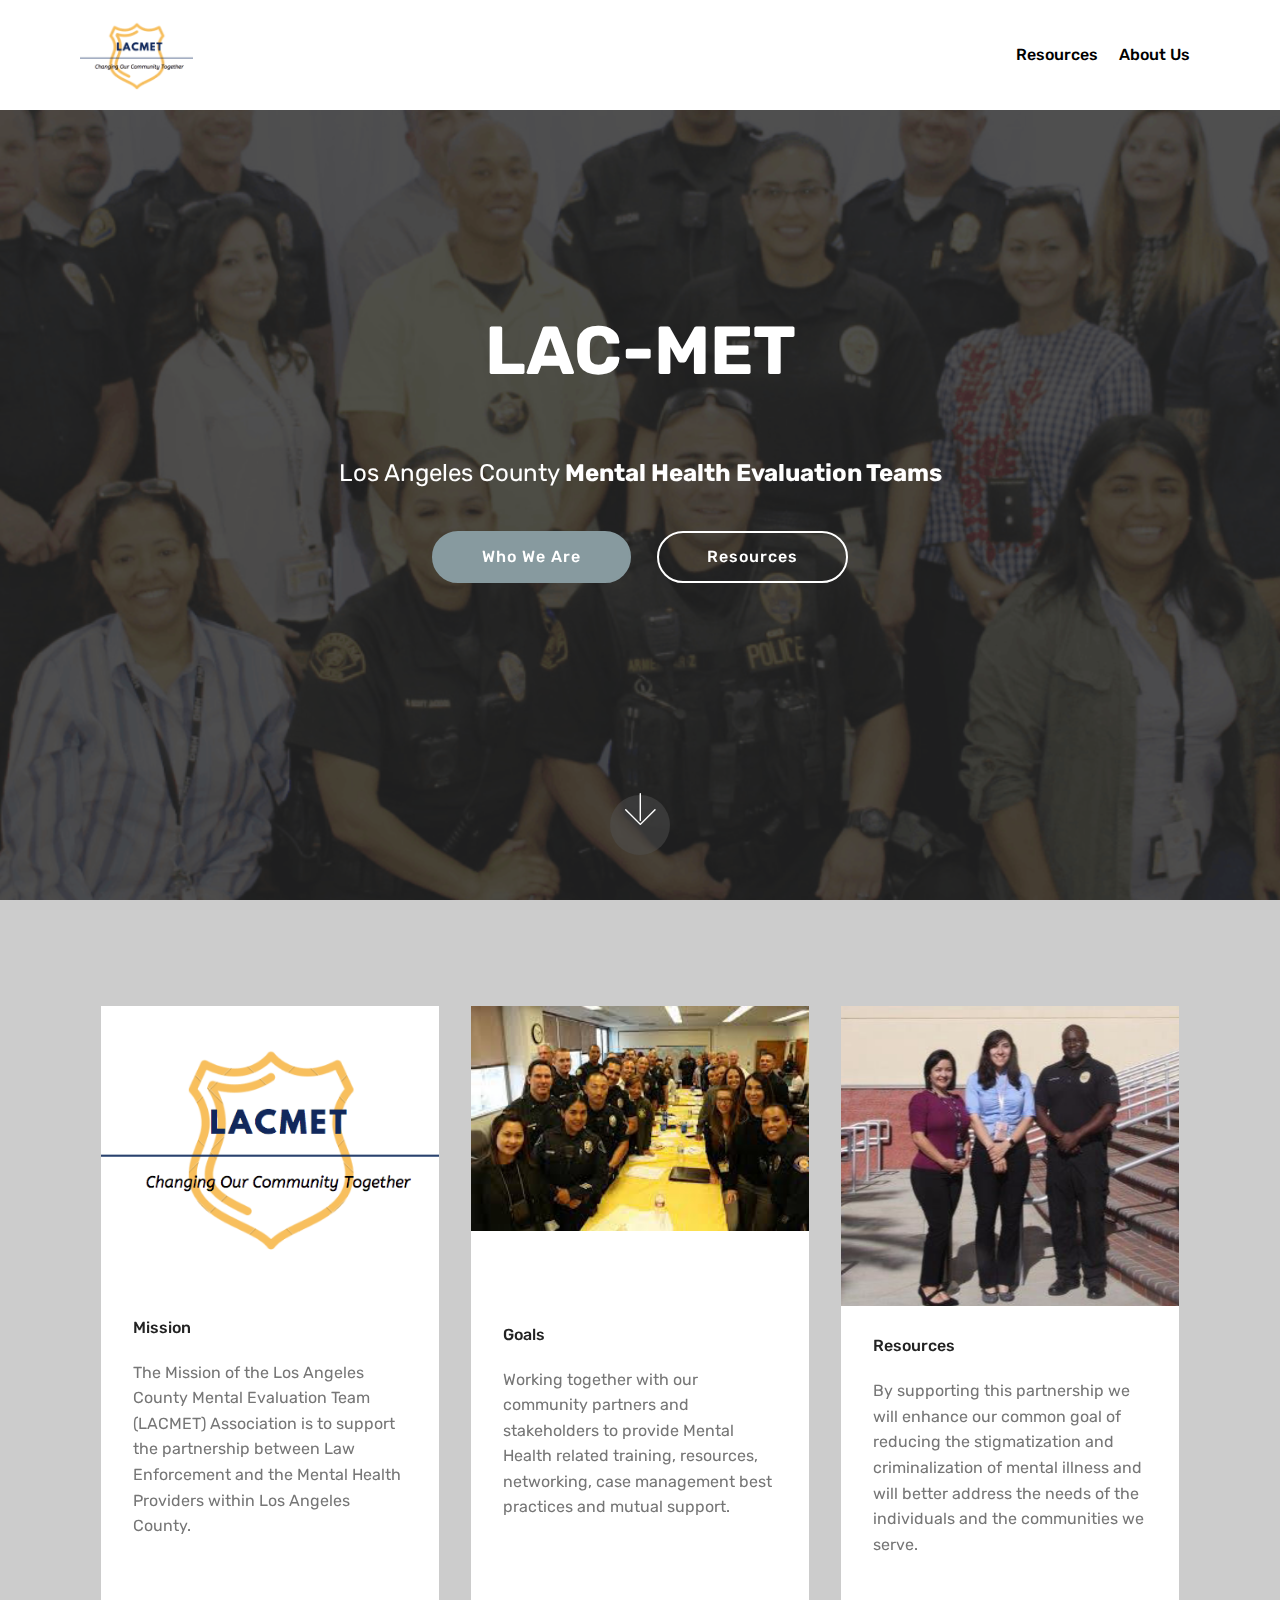
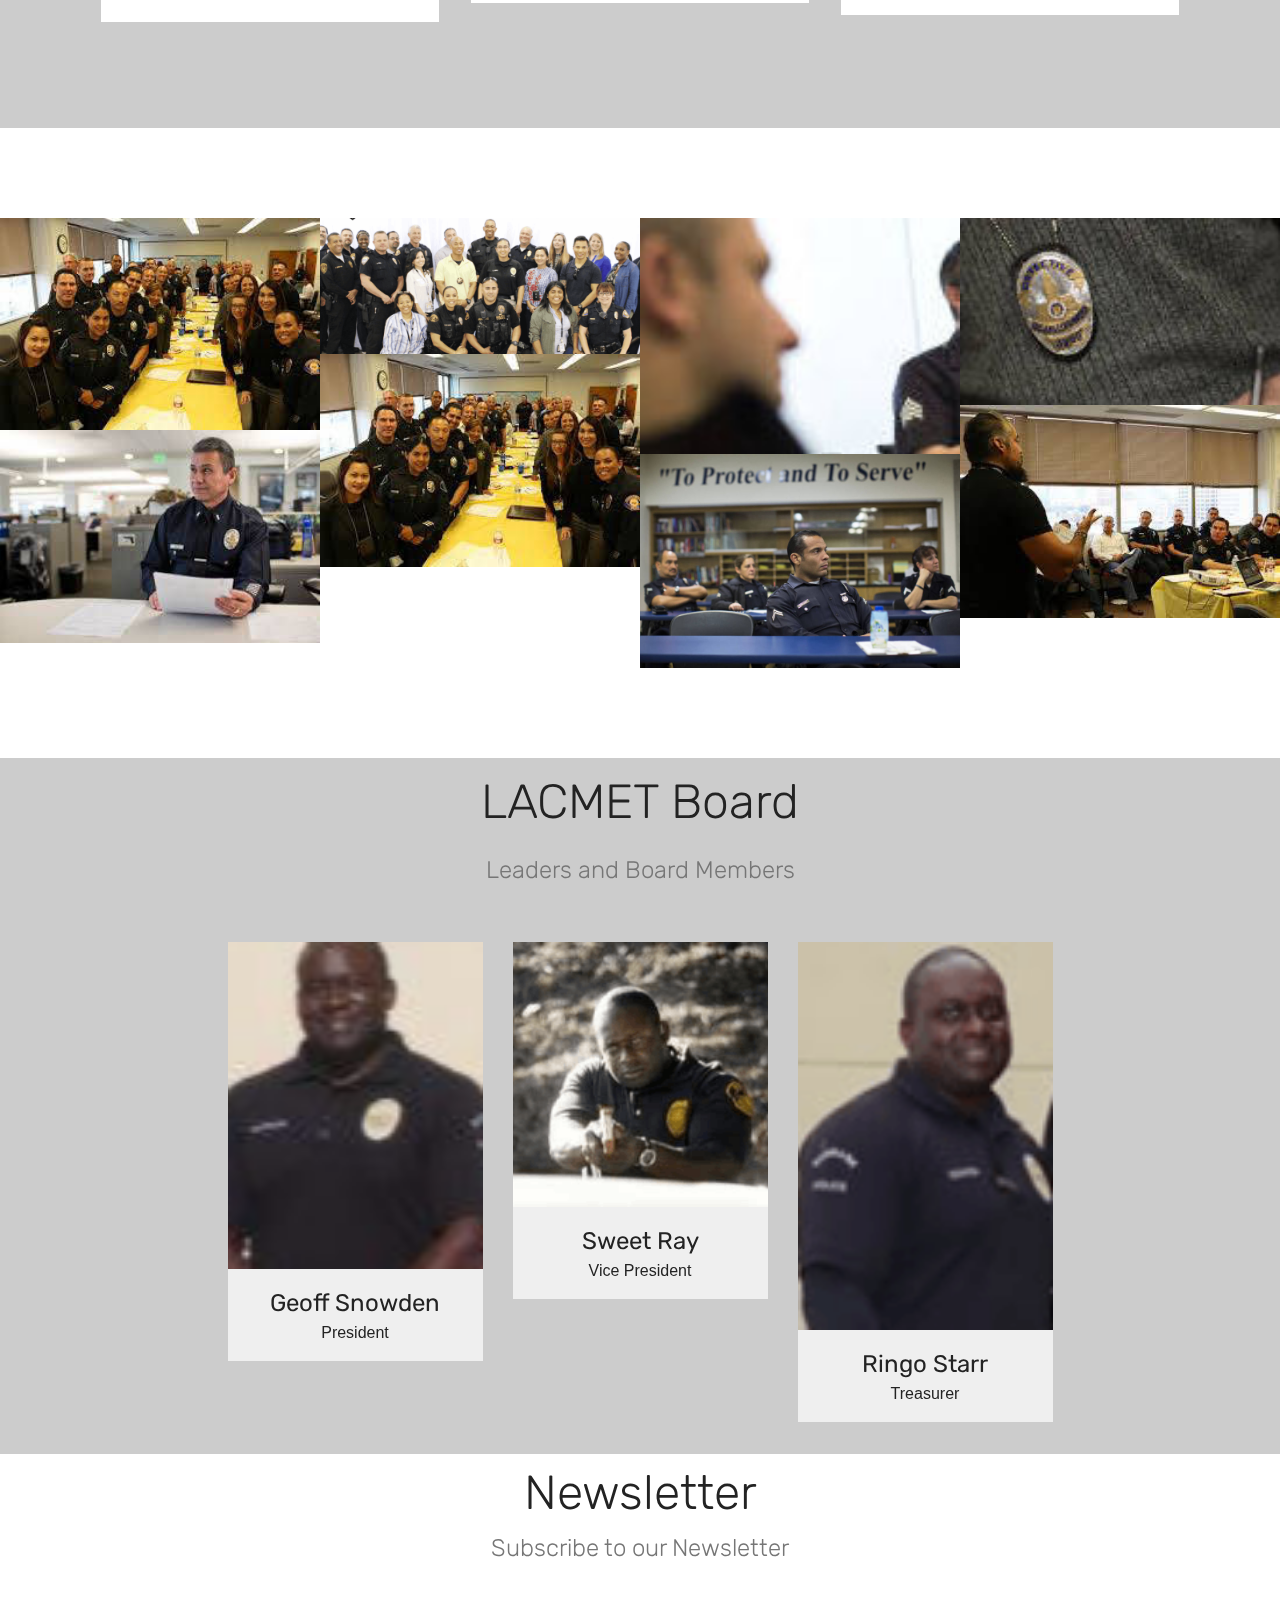
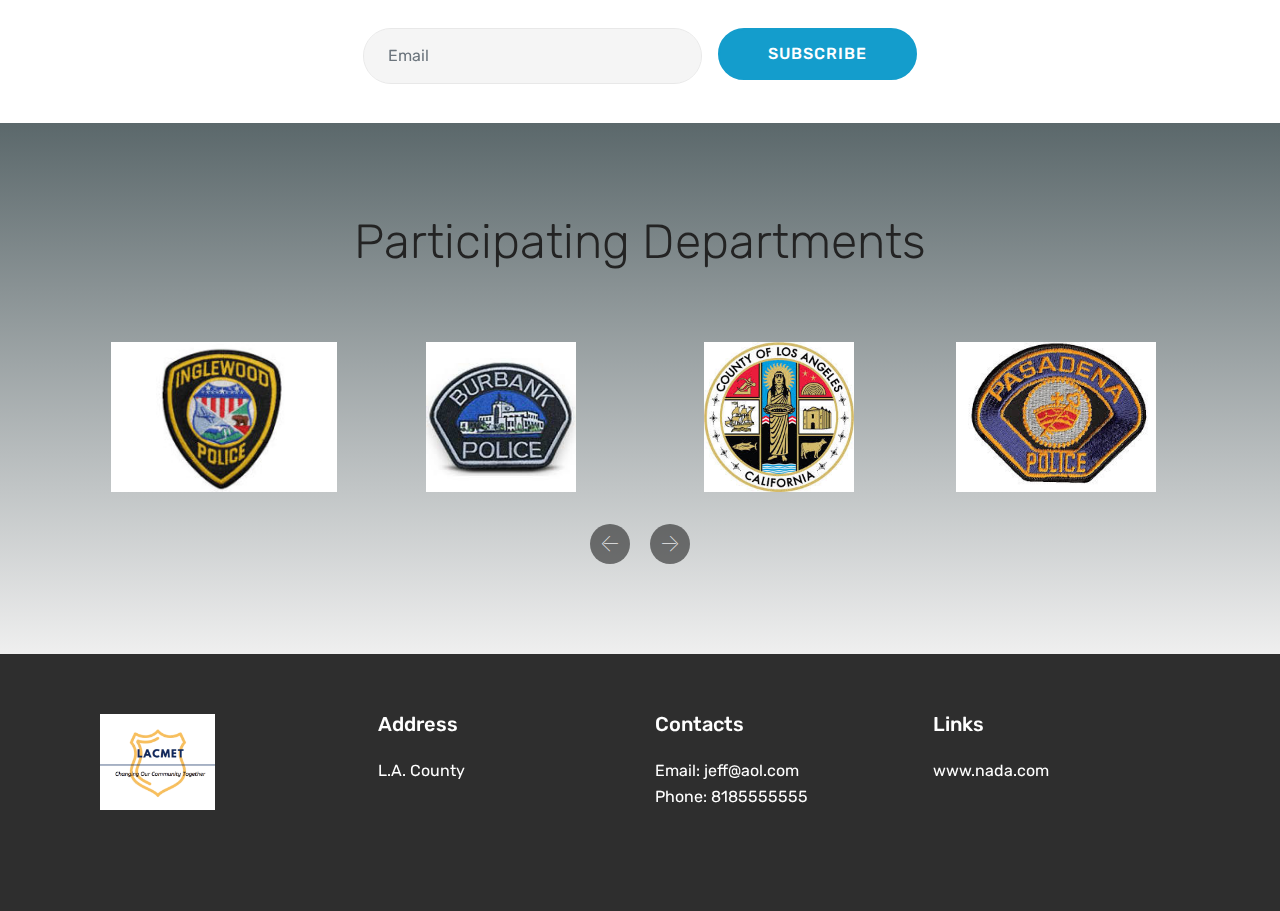
<file: index.html>
<!DOCTYPE html>
<html  >
<head>
  <!-- Site made with Mobirise Website Builder v4.10.0, https://mobirise.com -->
  <meta charset="UTF-8">
  <meta http-equiv="X-UA-Compatible" content="IE=edge">
  <meta name="generator" content="Mobirise v4.10.0, mobirise.com">
  <meta name="viewport" content="width=device-width, initial-scale=1, minimum-scale=1">
  <link rel="shortcut icon" href="assets/images/screen-shot-2019-11-06-at-10.21.07-am-128x107.png" type="image/x-icon">
  <meta name="description" content="">
  
  <title>Home</title>
  <link rel="stylesheet" href="assets/web/assets/mobirise-icons/mobirise-icons.css">
  <link rel="stylesheet" href="assets/tether/tether.min.css">
  <link rel="stylesheet" href="assets/bootstrap/css/bootstrap.min.css">
  <link rel="stylesheet" href="assets/bootstrap/css/bootstrap-grid.min.css">
  <link rel="stylesheet" href="assets/bootstrap/css/bootstrap-reboot.min.css">
  <link rel="stylesheet" href="assets/dropdown/css/style.css">
  <link rel="stylesheet" href="assets/socicon/css/styles.css">
  <link rel="stylesheet" href="assets/theme/css/style.css">
  <link rel="stylesheet" href="assets/gallery/style.css">
  <link rel="stylesheet" href="assets/mobirise/css/mbr-additional.css" type="text/css">
  
  
  
</head>
<body>
  <section class="menu cid-rH4grn2wEI" once="menu" id="menu2-0">

    

    <nav class="navbar navbar-expand beta-menu navbar-dropdown align-items-center navbar-toggleable-sm">
        <button class="navbar-toggler navbar-toggler-right" type="button" data-toggle="collapse" data-target="#navbarSupportedContent" aria-controls="navbarSupportedContent" aria-expanded="false" aria-label="Toggle navigation">
            <div class="hamburger">
                <span></span>
                <span></span>
                <span></span>
                <span></span>
            </div>
        </button>
        <div class="menu-logo">
            <div class="navbar-brand">
                <span class="navbar-logo">
                    <a href="https://mobirise.co">
                        <img src="assets/images/screen-shot-2019-11-06-at-10.21.07-am-122x102.png" alt="Mobirise" title="" style="height: 5.9rem;">
                    </a>
                </span>
                
            </div>
        </div>
        <div class="collapse navbar-collapse" id="navbarSupportedContent">
            <ul class="navbar-nav nav-dropdown nav-right" data-app-modern-menu="true"><li class="nav-item">
                    <a class="nav-link link text-black display-4" href="https://mobirise.co">Resources</a>
                </li>
                <li class="nav-item">
                    <a class="nav-link link text-black display-4" href="https://mobirise.co">
                        About Us
                    </a>
                </li></ul>
            
        </div>
    </nav>
</section>

<section class="engine"><a href="https://mobirise.info/q">free responsive site templates</a></section><section class="cid-rH4grMedED mbr-fullscreen mbr-parallax-background" id="header2-1">

    

    <div class="mbr-overlay" style="opacity: 0.8; background-color: rgb(35, 35, 35);"></div>

    <div class="container align-center">
        <div class="row justify-content-md-center">
            <div class="mbr-white col-md-10">
                <h1 class="mbr-section-title mbr-bold pb-3 mbr-fonts-style display-1">
                    LAC-MET</h1>
                
                <p class="mbr-text pb-3 mbr-fonts-style display-5"><br>Los Angeles County <strong>Mental Health Evaluation Teams</strong></p>
                <div class="mbr-section-btn"><a class="btn btn-md btn-warning display-4" href="https://mobirise.co">Who We Are</a>
                    <a class="btn btn-md btn-white-outline display-4" href="https://mobirise.co">Resources</a></div>
            </div>
        </div>
    </div>
    <div class="mbr-arrow hidden-sm-down" aria-hidden="true">
        <a href="#next">
            <i class="mbri-down mbr-iconfont"></i>
        </a>
    </div>
</section>

<section class="features3 cid-rH4gBOLmKE" id="features3-2">

    

    
    <div class="container">
        <div class="media-container-row">
            <div class="card p-3 col-12 col-md-6 col-lg-4">
                <div class="card-wrapper">
                    <div class="card-img">
                        <img src="assets/images/screen-shot-2019-11-06-at-10.21.07-am-408x340.png" alt="Mobirise" title="">
                    </div>
                    <div class="card-box">
                        <h4 class="card-title mbr-fonts-style display-7">Mission</h4>
                        <p class="mbr-text mbr-fonts-style display-7">The Mission of the Los Angeles County Mental Evaluation Team (LACMET) Association is to support the partnership between Law Enforcement and the Mental Health Providers within Los Angeles County.&nbsp;<br><br><br></p>
                    </div>
                    
                </div>
            </div>

            <div class="card p-3 col-12 col-md-6 col-lg-4">
                <div class="card-wrapper">
                    <div class="card-img">
                        <img src="assets/images/tynytjyjryj-2-275x183.jpg" alt="Mobirise" title="">
                    </div>
                    <div class="card-box">
                        <h4 class="card-title mbr-fonts-style display-7">
                            <br><br><br><br>Goals</h4>
                        <p class="mbr-text mbr-fonts-style display-7">Working together with our community partners and stakeholders to provide Mental Health related training, resources, networking, case management best practices and mutual support.<br><br><br></p>
                    </div>
                    
                </div>
            </div>

            <div class="card p-3 col-12 col-md-6 col-lg-4">
                <div class="card-wrapper">
                    <div class="card-img">
                        <img src="assets/images/3rr2r2r32-1-507x648.jpg" alt="Mobirise" title="">
                    </div>
                    <div class="card-box">
                        <h4 class="card-title mbr-fonts-style display-7">Resources</h4>
                        <p class="mbr-text mbr-fonts-style display-7">
                            By supporting this partnership we will enhance our common goal of reducing the stigmatization and criminalization of mental illness and will better address the needs of the individuals and the communities we serve.<br><br>
                        </p>
                    </div>
                    
                </div>
            </div>

            
        </div>
    </div>
</section>

<section class="mbr-gallery mbr-slider-carousel cid-rH4uBYfRVn" id="gallery1-8">

    

    <div>
        <div><!-- Filter --><!-- Gallery --><div class="mbr-gallery-row"><div class="mbr-gallery-layout-default"><div><div><div class="mbr-gallery-item mbr-gallery-item--p0" data-video-url="false" data-tags="Awesome"><div href="#lb-gallery1-8" data-slide-to="0" data-toggle="modal"><img src="assets/images/tynytjyjryj-3-275x183-275x183.jpg" alt="" title=""><span class="icon-focus"></span></div></div><div class="mbr-gallery-item mbr-gallery-item--p0" data-video-url="false" data-tags="Responsive"><div href="#lb-gallery1-8" data-slide-to="1" data-toggle="modal"><img src="assets/images/screen-shot-2019-11-06-at-10.06.06-am-1295x553-800x342.png" alt="" title=""><span class="icon-focus"></span></div></div><div class="mbr-gallery-item mbr-gallery-item--p0" data-video-url="false" data-tags="Creative"><div href="#lb-gallery1-8" data-slide-to="2" data-toggle="modal"><img src="assets/images/rsthrhtsh-1-188x188-127x94.jpg" alt="" title=""><span class="icon-focus"></span></div></div><div class="mbr-gallery-item mbr-gallery-item--p0" data-video-url="false" data-tags="Animated"><div href="#lb-gallery1-8" data-slide-to="3" data-toggle="modal"><img src="assets/images/srthsthshrt-1-188x188-169x99.jpg" alt="" title=""><span class="icon-focus"></span></div></div><div class="mbr-gallery-item mbr-gallery-item--p0" data-video-url="false" data-tags="Awesome"><div href="#lb-gallery1-8" data-slide-to="4" data-toggle="modal"><img src="assets/images/tynytjyjryj-3-275x183-275x183.jpg" alt="" title=""><span class="icon-focus"></span></div></div><div class="mbr-gallery-item mbr-gallery-item--p0" data-video-url="false" data-tags="Awesome"><div href="#lb-gallery1-8" data-slide-to="5" data-toggle="modal"><img src="assets/images/tyjjj-275x183-275x183.jpg" alt="" title=""><span class="icon-focus"></span></div></div><div class="mbr-gallery-item mbr-gallery-item--p0" data-video-url="false" data-tags="Responsive"><div href="#lb-gallery1-8" data-slide-to="6" data-toggle="modal"><img src="assets/images/wfefwfwefwef-275x183-275x183.jpg" alt="" title=""><span class="icon-focus"></span></div></div><div class="mbr-gallery-item mbr-gallery-item--p0" data-video-url="false" data-tags="Animated"><div href="#lb-gallery1-8" data-slide-to="7" data-toggle="modal"><img src="assets/images/ggergerrgergrger-1024x683-800x534.jpg" alt="" title=""><span class="icon-focus"></span></div></div></div></div><div class="clearfix"></div></div></div><!-- Lightbox --><div data-app-prevent-settings="" class="mbr-slider modal fade carousel slide" tabindex="-1" data-keyboard="true" data-interval="false" id="lb-gallery1-8"><div class="modal-dialog"><div class="modal-content"><div class="modal-body"><div class="carousel-inner"><div class="carousel-item active"><img src="assets/images/tynytjyjryj-3-275x183.jpg" alt="" title=""></div><div class="carousel-item"><img src="assets/images/screen-shot-2019-11-06-at-10.06.06-am-1295x553.png" alt="" title=""></div><div class="carousel-item"><img src="assets/images/rsthrhtsh-1-188x188.jpg" alt="" title=""></div><div class="carousel-item"><img src="assets/images/srthsthshrt-1-188x188.jpg" alt="" title=""></div><div class="carousel-item"><img src="assets/images/tynytjyjryj-3-275x183.jpg" alt="" title=""></div><div class="carousel-item"><img src="assets/images/tyjjj-275x183.jpg" alt="" title=""></div><div class="carousel-item"><img src="assets/images/wfefwfwefwef-275x183.jpg" alt="" title=""></div><div class="carousel-item"><img src="assets/images/ggergerrgergrger-1024x683.jpg" alt="" title=""></div></div><a class="carousel-control carousel-control-prev" role="button" data-slide="prev" href="#lb-gallery1-8"><span class="mbri-left mbr-iconfont" aria-hidden="true"></span><span class="sr-only">Previous</span></a><a class="carousel-control carousel-control-next" role="button" data-slide="next" href="#lb-gallery1-8"><span class="mbri-right mbr-iconfont" aria-hidden="true"></span><span class="sr-only">Next</span></a><a class="close" href="#" role="button" data-dismiss="modal"><span class="sr-only">Close</span></a></div></div></div></div></div>
    </div>

</section>

<section class="team1 cid-rH4orvepdx" id="team1-4">
    
    
    
    <div class="container align-center">
        <h2 class="pb-3 mbr-fonts-style mbr-section-title display-2">
            LACMET Board</h2>
        <h3 class="pb-5 mbr-section-subtitle mbr-fonts-style mbr-light display-5">
            Leaders and Board Members</h3>
        <div class="row media-row">
            
        <div class="team-item col-lg-3 col-md-6">
                <div class="item-image">
                    <img src="assets/images/3rr2r2r32-3-507x648.jpg" alt="" title="">
                </div>
                <div class="item-caption py-3">
                    <div class="item-name px-2">
                        <p class="mbr-fonts-style display-5">
                           Geoff Snowden</p>
                    </div>
                    <div class="item-role px-2">
                        <p>President</p>
                    </div>
                    
                </div>
            </div><div class="team-item col-lg-3 col-md-6">
                <div class="item-image">
                    <img src="assets/images/screen-shot-2019-11-06-at-10.40.43-am-181x188.png" alt="" title="">
                </div>
                <div class="item-caption py-3">
                    <div class="item-name px-2">
                        <p class="mbr-fonts-style display-5">
                           Sweet Ray</p>
                    </div>
                    <div class="item-role px-2">
                        <p>Vice President</p>
                    </div>
                    
                </div>
            </div><div class="team-item col-lg-3 col-md-6">
                <div class="item-image">
                    <img src="assets/images/screen-shot-2019-11-06-at-10.47.31-am-97x234.png" alt="" title="">
                </div>
                <div class="item-caption py-3">
                    <div class="item-name px-2">
                        <p class="mbr-fonts-style display-5">
                           Ringo Starr</p>
                    </div>
                    <div class="item-role px-2">
                        <p>Treasurer</p>
                    </div>
                    
                </div>
            </div></div>    
    </div>
</section>

<section class="mbr-section form3 cid-rH4ozqXUAk" id="form3-6">

    

    

    <div class="container">
        <div class="row justify-content-center">
            <div class="title col-12 col-lg-8">
                <h2 class="align-center pb-2 mbr-fonts-style display-2">
                    Newsletter</h2>
                <h3 class="mbr-section-subtitle align-center pb-5 mbr-light mbr-fonts-style display-5">
                    Subscribe to our Newsletter
                </h3>
            </div>
        </div>

        <div class="row py-2 justify-content-center">
            <div class="col-12 col-lg-6  col-md-8 " data-form-type="formoid">
                <!---Formbuilder Form--->
                <form action="https://mobirise.com/" method="POST" class="mbr-form form-with-styler" data-form-title="Mobirise Form"><input type="hidden" name="email" data-form-email="true" value="KR95yGwZlcQDR4PDdX0IgwySdfnbFMTxzvmzYdcKjVevU3lg04Hd5oWUiT71wCuMat9/sABceaXQVt/8TrrtefgvXBdLfVFFDL2A43vbUWKL0mbpCbCABpfIXWneVxq/">
                    <div class="row">
                        <div hidden="hidden" data-form-alert="" class="alert alert-success col-12">Thanks for filling out the form!</div>
                        <div hidden="hidden" data-form-alert-danger="" class="alert alert-danger col-12">
                        </div>
                    </div>
                    <div class="dragArea row">
                        <div class="form-group col" data-for="email">
                            <input type="email" name="email" placeholder="Email" data-form-field="Email" required="required" class="form-control display-7" id="email-form3-6">
                        </div>
                        <div class="col-auto input-group-btn">
                            <button type="submit" class="btn btn-primary  display-4">SUBSCRIBE</button>
                        </div>
                    </div>
                </form><!---Formbuilder Form--->
            </div>
        </div>
    </div>
</section>

<section class="clients cid-rH4opGAhSK" data-interval="false" id="clients-3">
      

    
        <div class="container mb-5">
            <div class="media-container-row">
                <div class="col-12 align-center">
                    <h2 class="mbr-section-title pb-3 mbr-fonts-style display-2">
                        Participating Departments</h2>
                    
                </div>
            </div>
        </div>

    <div class="container">
        <div class="carousel slide" role="listbox" data-pause="true" data-keyboard="false" data-ride="carousel" data-interval="5000">
            <div class="carousel-inner" data-visible="4">
                
                
                
                
                
            <div class="carousel-item ">
                    <div class="media-container-row">
                        <div class="col-md-12">
                            <div class="wrap-img ">
                                <img src="assets/images/l-240x159.jpg" class="img-responsive clients-img" alt="" title="">
                            </div>
                        </div>
                    </div>
                </div><div class="carousel-item ">
                    <div class="media-container-row">
                        <div class="col-md-12">
                            <div class="wrap-img ">
                                <img src="assets/images/sadadadads-225x225.jpg" class="img-responsive clients-img" alt="" title="">
                            </div>
                        </div>
                    </div>
                </div><div class="carousel-item ">
                    <div class="media-container-row">
                        <div class="col-md-12">
                            <div class="wrap-img ">
                                <img src="assets/images/sdsdgsdgsdg-225x225.jpg" class="img-responsive clients-img" alt="" title="">
                            </div>
                        </div>
                    </div>
                </div><div class="carousel-item ">
                    <div class="media-container-row">
                        <div class="col-md-12">
                            <div class="wrap-img ">
                                <img src="assets/images/h-259x194.jpg" class="img-responsive clients-img" alt="" title="">
                            </div>
                        </div>
                    </div>
                </div><div class="carousel-item ">
                    <div class="media-container-row">
                        <div class="col-md-12">
                            <div class="wrap-img ">
                                <img src="assets/images/iuhk-251x201.jpg" class="img-responsive clients-img" alt="" title="">
                            </div>
                        </div>
                    </div>
                </div></div>
            <div class="carousel-controls">
                <a data-app-prevent-settings="" class="carousel-control carousel-control-prev" role="button" data-slide="prev">
                    <span aria-hidden="true" class="mbri-left mbr-iconfont"></span>
                    <span class="sr-only">Previous</span>
                </a>
                <a data-app-prevent-settings="" class="carousel-control carousel-control-next" role="button" data-slide="next">
                    <span aria-hidden="true" class="mbri-right mbr-iconfont"></span>
                    <span class="sr-only">Next</span>
                </a>
            </div>
        </div>
    </div>
</section>

<section class="cid-rH4ovfQsAD" id="footer1-5">

    

    

    <div class="container">
        <div class="media-container-row content text-white">
            <div class="col-12 col-md-3">
                <div class="media-wrap">
                    <a href="https://mobirise.co/">
                        <img src="assets/images/screen-shot-2019-11-06-at-10.21.07-am-192x160.png" alt="Mobirise" title="">
                    </a>
                </div>
            </div>
            <div class="col-12 col-md-3 mbr-fonts-style display-7">
                <h5 class="pb-3">
                    Address
                </h5>
                <p class="mbr-text">L.A. County</p>
            </div>
            <div class="col-12 col-md-3 mbr-fonts-style display-7">
                <h5 class="pb-3">
                    Contacts
                </h5>
                <p class="mbr-text">
                    Email: jeff@aol.com
                    <br>Phone: 8185555555 &nbsp; &nbsp; &nbsp; &nbsp; &nbsp; &nbsp; &nbsp; &nbsp; &nbsp; &nbsp;<br><br></p>
            </div>
            <div class="col-12 col-md-3 mbr-fonts-style display-7">
                <h5 class="pb-3">
                    Links
                </h5>
                <p class="mbr-text">www.nada.com</p>
            </div>
        </div>
        
    </div>
</section>


  <script src="assets/web/assets/jquery/jquery.min.js"></script>
  <script src="assets/popper/popper.min.js"></script>
  <script src="assets/tether/tether.min.js"></script>
  <script src="assets/bootstrap/js/bootstrap.min.js"></script>
  <script src="assets/smoothscroll/smooth-scroll.js"></script>
  <script src="assets/dropdown/js/script.min.js"></script>
  <script src="assets/touchswipe/jquery.touch-swipe.min.js"></script>
  <script src="assets/parallax/jarallax.min.js"></script>
  <script src="assets/masonry/masonry.pkgd.min.js"></script>
  <script src="assets/imagesloaded/imagesloaded.pkgd.min.js"></script>
  <script src="assets/bootstrapcarouselswipe/bootstrap-carousel-swipe.js"></script>
  <script src="assets/vimeoplayer/jquery.mb.vimeo_player.js"></script>
  <script src="assets/mbr-clients-slider/mbr-clients-slider.js"></script>
  <script src="assets/theme/js/script.js"></script>
  <script src="assets/slidervideo/script.js"></script>
  <script src="assets/gallery/player.min.js"></script>
  <script src="assets/gallery/script.js"></script>
  <script src="assets/formoid/formoid.min.js"></script>
  
  
</body>
</html>
</file>
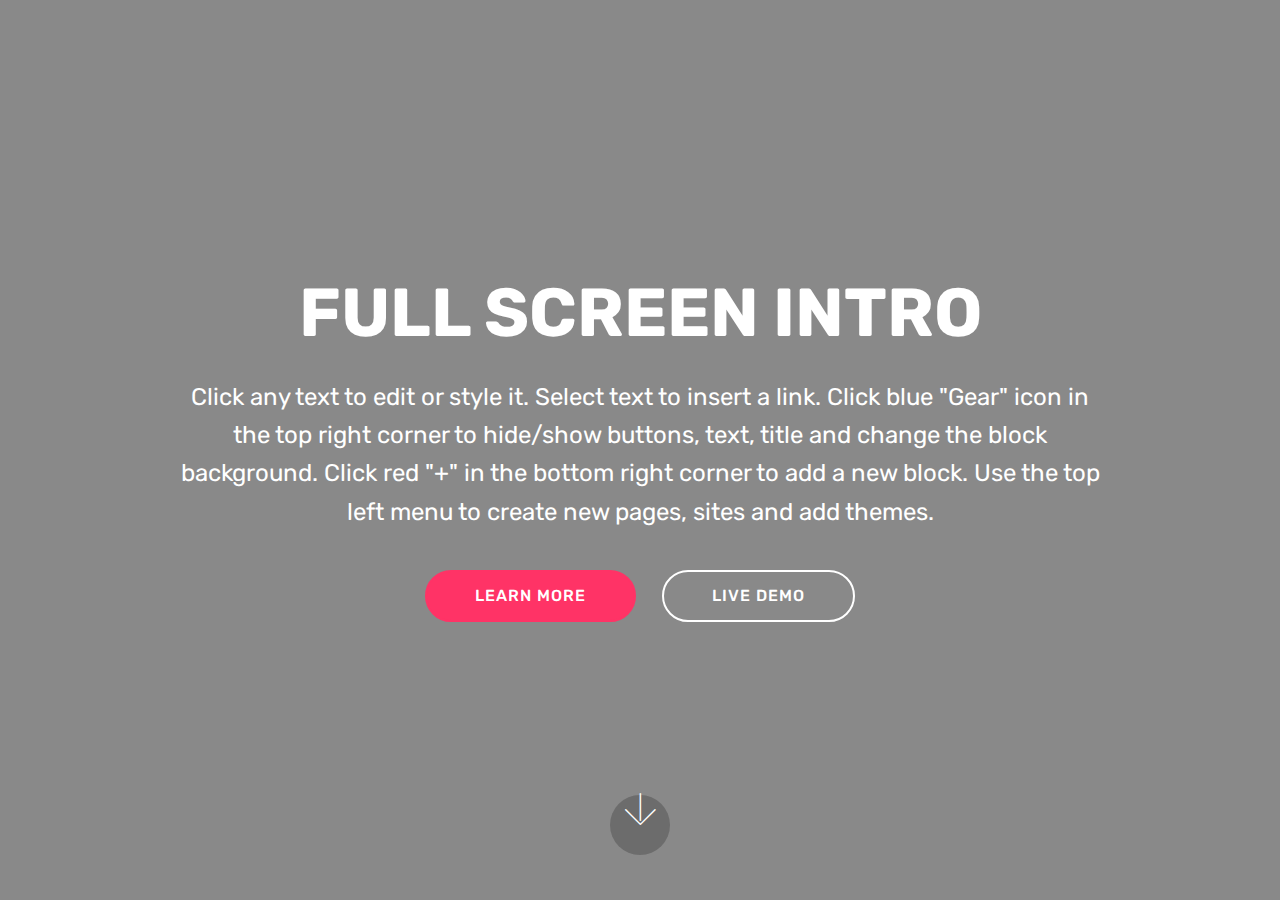
<file: page1.html>
<!DOCTYPE html>
<html  >
<head>
  <!-- Site made with Mobirise Website Builder v4.10.0, https://mobirise.com -->
  <meta charset="UTF-8">
  <meta http-equiv="X-UA-Compatible" content="IE=edge">
  <meta name="generator" content="Mobirise v4.10.0, mobirise.com">
  <meta name="viewport" content="width=device-width, initial-scale=1, minimum-scale=1">
  <link rel="shortcut icon" href="assets/images/logo4.png" type="image/x-icon">
  <meta name="description" content="Site Generator Description">
  
  <title>About Me</title>
  <link rel="stylesheet" href="assets/web/assets/mobirise-icons/mobirise-icons.css">
  <link rel="stylesheet" href="assets/tether/tether.min.css">
  <link rel="stylesheet" href="assets/bootstrap/css/bootstrap.min.css">
  <link rel="stylesheet" href="assets/bootstrap/css/bootstrap-grid.min.css">
  <link rel="stylesheet" href="assets/bootstrap/css/bootstrap-reboot.min.css">
  <link rel="stylesheet" href="assets/theme/css/style.css">
  <link rel="stylesheet" href="assets/mobirise/css/mbr-additional.css" type="text/css">
  
  <!-- Facebook Pixel Code -->
<script>
  !function(f,b,e,v,n,t,s)
  {if(f.fbq)return;n=f.fbq=function(){n.callMethod?
  n.callMethod.apply(n,arguments):n.queue.push(arguments)};
  if(!f._fbq)f._fbq=n;n.push=n;n.loaded=!0;n.version='2.0';
  n.queue=[];t=b.createElement(e);t.async=!0;
  t.src=v;s=b.getElementsByTagName(e)[0];
  s.parentNode.insertBefore(t,s)}(window, document,'script',
  'https://connect.facebook.net/en_US/fbevents.js');
  fbq('init', '2233462733638452');
  fbq('track', 'PageView');
</script>
<noscript><img height="1" width="1" style="display:none"
  src="https://www.facebook.com/tr?id=2233462733638452&ev=PageView&noscript=1"
/></noscript>
<!-- End Facebook Pixel Code -->
  
</head>
<body>
  <section class="cid-rs5CwM2Kx6 mbr-fullscreen mbr-parallax-background" id="header2-s">

    

    <div class="mbr-overlay" style="opacity: 0.5; background-color: rgb(35, 35, 35);"></div>

    <div class="container align-center">
        <div class="row justify-content-md-center">
            <div class="mbr-white col-md-10">
                <h1 class="mbr-section-title mbr-bold pb-3 mbr-fonts-style display-1">
                    FULL SCREEN INTRO
                </h1>
                
                <p class="mbr-text pb-3 mbr-fonts-style display-5">
                    Click any text to edit or style it. Select text to insert a link. Click blue "Gear" icon in the top right corner to hide/show buttons, text, title and change the block background. Click red "+" in the bottom right corner to add a new block. Use the top left menu to create new pages, sites and add themes.
                </p>
                <div class="mbr-section-btn">
                    <a class="btn btn-md btn-secondary display-4" href="https://mobirise.co">LEARN MORE</a>
                    <a class="btn btn-md btn-white-outline display-4" href="https://mobirise.co">LIVE DEMO</a>
                </div>
            </div>
        </div>
    </div>
    <div class="mbr-arrow hidden-sm-down" aria-hidden="true">
        <a href="#next">
            <i class="mbri-down mbr-iconfont"></i>
        </a>
    </div>
</section>


  <section class="engine"><a href="https://mobirise.info/u">bootstrap website templates</a></section><script src="assets/web/assets/jquery/jquery.min.js"></script>
  <script src="assets/popper/popper.min.js"></script>
  <script src="assets/tether/tether.min.js"></script>
  <script src="assets/bootstrap/js/bootstrap.min.js"></script>
  <script src="assets/smoothscroll/smooth-scroll.js"></script>
  <script src="assets/parallax/jarallax.min.js"></script>
  <script src="assets/theme/js/script.js"></script>
  
  
</body>
</html>
</file>
<file: assets/web/assets/mobirise-icons/mobirise-icons.css>
@font-face {
  font-family: 'MobiriseIcons';
  src:  url('mobirise-icons.eot?spat4u');
  src:  url('mobirise-icons.eot?spat4u#iefix') format('embedded-opentype'),
    url('mobirise-icons.ttf?spat4u') format('truetype'),
    url('mobirise-icons.woff?spat4u') format('woff'),
    url('mobirise-icons.svg?spat4u#MobiriseIcons') format('svg');
  font-weight: normal;
  font-style: normal;
}

[class^="mbri-"], [class*=" mbri-"] {
  /* use !important to prevent issues with browser extensions that change fonts */
  font-family: MobiriseIcons !important;
  speak: none;
  font-style: normal;
  font-weight: normal;
  font-variant: normal;
  text-transform: none;
  line-height: 1;

  /* Better Font Rendering =========== */
  -webkit-font-smoothing: antialiased;
  -moz-osx-font-smoothing: grayscale;
}

.mbri-add-submenu:before {
  content: "\e900";
}
.mbri-alert:before {
  content: "\e901";
}
.mbri-align-center:before {
  content: "\e902";
}
.mbri-align-justify:before {
  content: "\e903";
}
.mbri-align-left:before {
  content: "\e904";
}
.mbri-align-right:before {
  content: "\e905";
}
.mbri-android:before {
  content: "\e906";
}
.mbri-apple:before {
  content: "\e907";
}
.mbri-arrow-down:before {
  content: "\e908";
}
.mbri-arrow-next:before {
  content: "\e909";
}
.mbri-arrow-prev:before {
  content: "\e90a";
}
.mbri-arrow-up:before {
  content: "\e90b";
}
.mbri-bold:before {
  content: "\e90c";
}
.mbri-bookmark:before {
  content: "\e90d";
}
.mbri-bootstrap:before {
  content: "\e90e";
}
.mbri-briefcase:before {
  content: "\e90f";
}
.mbri-browse:before {
  content: "\e910";
}
.mbri-bulleted-list:before {
  content: "\e911";
}
.mbri-calendar:before {
  content: "\e912";
}
.mbri-camera:before {
  content: "\e913";
}
.mbri-cart-add:before {
  content: "\e914";
}
.mbri-cart-full:before {
  content: "\e915";
}
.mbri-cash:before {
  content: "\e916";
}
.mbri-change-style:before {
  content: "\e917";
}
.mbri-chat:before {
  content: "\e918";
}
.mbri-clock:before {
  content: "\e919";
}
.mbri-close:before {
  content: "\e91a";
}
.mbri-cloud:before {
  content: "\e91b";
}
.mbri-code:before {
  content: "\e91c";
}
.mbri-contact-form:before {
  content: "\e91d";
}
.mbri-credit-card:before {
  content: "\e91e";
}
.mbri-cursor-click:before {
  content: "\e91f";
}
.mbri-cust-feedback:before {
  content: "\e920";
}
.mbri-database:before {
  content: "\e921";
}
.mbri-delivery:before {
  content: "\e922";
}
.mbri-desktop:before {
  content: "\e923";
}
.mbri-devices:before {
  content: "\e924";
}
.mbri-down:before {
  content: "\e925";
}
.mbri-download:before {
  content: "\e989";
}
.mbri-drag-n-drop:before {
  content: "\e927";
}
.mbri-drag-n-drop2:before {
  content: "\e928";
}
.mbri-edit:before {
  content: "\e929";
}
.mbri-edit2:before {
  content: "\e92a";
}
.mbri-error:before {
  content: "\e92b";
}
.mbri-extension:before {
  content: "\e92c";
}
.mbri-features:before {
  content: "\e92d";
}
.mbri-file:before {
  content: "\e92e";
}
.mbri-flag:before {
  content: "\e92f";
}
.mbri-folder:before {
  content: "\e930";
}
.mbri-gift:before {
  content: "\e931";
}
.mbri-github:before {
  content: "\e932";
}
.mbri-globe:before {
  content: "\e933";
}
.mbri-globe-2:before {
  content: "\e934";
}
.mbri-growing-chart:before {
  content: "\e935";
}
.mbri-hearth:before {
  content: "\e936";
}
.mbri-help:before {
  content: "\e937";
}
.mbri-home:before {
  content: "\e938";
}
.mbri-hot-cup:before {
  content: "\e939";
}
.mbri-idea:before {
  content: "\e93a";
}
.mbri-image-gallery:before {
  content: "\e93b";
}
.mbri-image-slider:before {
  content: "\e93c";
}
.mbri-info:before {
  content: "\e93d";
}
.mbri-italic:before {
  content: "\e93e";
}
.mbri-key:before {
  content: "\e93f";
}
.mbri-laptop:before {
  content: "\e940";
}
.mbri-layers:before {
  content: "\e941";
}
.mbri-left-right:before {
  content: "\e942";
}
.mbri-left:before {
  content: "\e943";
}
.mbri-letter:before {
  content: "\e944";
}
.mbri-like:before {
  content: "\e945";
}
.mbri-link:before {
  content: "\e946";
}
.mbri-lock:before {
  content: "\e947";
}
.mbri-login:before {
  content: "\e948";
}
.mbri-logout:before {
  content: "\e949";
}
.mbri-magic-stick:before {
  content: "\e94a";
}
.mbri-map-pin:before {
  content: "\e94b";
}
.mbri-menu:before {
  content: "\e94c";
}
.mbri-mobile:before {
  content: "\e94d";
}
.mbri-mobile2:before {
  content: "\e94e";
}
.mbri-mobirise:before {
  content: "\e94f";
}
.mbri-more-horizontal:before {
  content: "\e950";
}
.mbri-more-vertical:before {
  content: "\e951";
}
.mbri-music:before {
  content: "\e952";
}
.mbri-new-file:before {
  content: "\e953";
}
.mbri-numbered-list:before {
  content: "\e954";
}
.mbri-opened-folder:before {
  content: "\e955";
}
.mbri-pages:before {
  content: "\e956";
}
.mbri-paper-plane:before {
  content: "\e957";
}
.mbri-paperclip:before {
  content: "\e958";
}
.mbri-photo:before {
  content: "\e959";
}
.mbri-photos:before {
  content: "\e95a";
}
.mbri-pin:before {
  content: "\e95b";
}
.mbri-play:before {
  content: "\e95c";
}
.mbri-plus:before {
  content: "\e95d";
}
.mbri-preview:before {
  content: "\e95e";
}
.mbri-print:before {
  content: "\e95f";
}
.mbri-protect:before {
  content: "\e960";
}
.mbri-question:before {
  content: "\e961";
}
.mbri-quote-left:before {
  content: "\e962";
}
.mbri-quote-right:before {
  content: "\e963";
}
.mbri-refresh:before {
  content: "\e964";
}
.mbri-responsive:before {
  content: "\e965";
}
.mbri-right:before {
  content: "\e966";
}
.mbri-rocket:before {
  content: "\e967";
}
.mbri-sad-face:before {
  content: "\e968";
}
.mbri-sale:before {
  content: "\e969";
}
.mbri-save:before {
  content: "\e96a";
}
.mbri-search:before {
  content: "\e96b";
}
.mbri-setting:before {
  content: "\e96c";
}
.mbri-setting2:before {
  content: "\e96d";
}
.mbri-setting3:before {
  content: "\e96e";
}
.mbri-share:before {
  content: "\e96f";
}
.mbri-shopping-bag:before {
  content: "\e970";
}
.mbri-shopping-basket:before {
  content: "\e971";
}
.mbri-shopping-cart:before {
  content: "\e972";
}
.mbri-sites:before {
  content: "\e973";
}
.mbri-smile-face:before {
  content: "\e974";
}
.mbri-speed:before {
  content: "\e975";
}
.mbri-star:before {
  content: "\e976";
}
.mbri-success:before {
  content: "\e977";
}
.mbri-sun:before {
  content: "\e978";
}
.mbri-sun2:before {
  content: "\e979";
}
.mbri-tablet:before {
  content: "\e97a";
}
.mbri-tablet-vertical:before {
  content: "\e97b";
}
.mbri-target:before {
  content: "\e97c";
}
.mbri-timer:before {
  content: "\e97d";
}
.mbri-to-ftp:before {
  content: "\e97e";
}
.mbri-to-local-drive:before {
  content: "\e97f";
}
.mbri-touch-swipe:before {
  content: "\e980";
}
.mbri-touch:before {
  content: "\e981";
}
.mbri-trash:before {
  content: "\e982";
}
.mbri-underline:before {
  content: "\e983";
}
.mbri-unlink:before {
  content: "\e984";
}
.mbri-unlock:before {
  content: "\e985";
}
.mbri-up-down:before {
  content: "\e986";
}
.mbri-up:before {
  content: "\e987";
}
.mbri-update:before {
  content: "\e988";
}
.mbri-upload:before {
 content: "\e926"; 
}
.mbri-user:before {
  content: "\e98a";
}
.mbri-user2:before {
  content: "\e98b";
}
.mbri-users:before {
  content: "\e98c";
}
.mbri-video:before {
  content: "\e98d";
}
.mbri-video-play:before {
  content: "\e98e";
}
.mbri-watch:before {
  content: "\e98f";
}
.mbri-website-theme:before {
  content: "\e990";
}
.mbri-wifi:before {
  content: "\e991";
}
.mbri-windows:before {
  content: "\e992";
}
.mbri-zoom-out:before {
  content: "\e993";
}
.mbri-redo:before {
  content: "\e994";
}
.mbri-undo:before {
  content: "\e995";
}
</file>
<file: assets/dropdown/css/style.css>
.navbar-dropdown {
  left: 0;
  padding: 0;
  position: absolute;
  right: 0;
  top: 0;
  transition: all 0.45s ease;
  z-index: 1030;
  background: #282828; }
  .navbar-dropdown .navbar-logo {
    margin-right: 0.8rem;
    transition: margin 0.3s ease-in-out;
    vertical-align: middle; }
    .navbar-dropdown .navbar-logo img {
      height: 3.125rem;
      transition: all 0.3s ease-in-out; }
    .navbar-dropdown .navbar-logo.mbr-iconfont {
      font-size: 3.125rem;
      line-height: 3.125rem; }
  .navbar-dropdown .navbar-caption {
    font-weight: 700;
    white-space: normal;
    vertical-align: -4px;
    line-height: 3.125rem !important; }
    .navbar-dropdown .navbar-caption, .navbar-dropdown .navbar-caption:hover {
      color: inherit;
      text-decoration: none; }
  .navbar-dropdown .mbr-iconfont + .navbar-caption {
    vertical-align: -1px; }
  .navbar-dropdown.navbar-fixed-top {
    position: fixed; }
  .navbar-dropdown .navbar-brand span {
    vertical-align: -4px; }
  .navbar-dropdown.bg-color.transparent {
    background: none; }
  .navbar-dropdown.navbar-short .navbar-brand {
    padding: 0.625rem 0; }
    .navbar-dropdown.navbar-short .navbar-brand span {
      vertical-align: -1px; }
  .navbar-dropdown.navbar-short .navbar-caption {
    line-height: 2.375rem !important;
    vertical-align: -2px; }
  .navbar-dropdown.navbar-short .navbar-logo {
    margin-right: 0.5rem; }
    .navbar-dropdown.navbar-short .navbar-logo img {
      height: 2.375rem; }
    .navbar-dropdown.navbar-short .navbar-logo.mbr-iconfont {
      font-size: 2.375rem;
      line-height: 2.375rem; }
  .navbar-dropdown.navbar-short .mbr-table-cell {
    height: 3.625rem; }
  .navbar-dropdown .navbar-close {
    left: 0.6875rem;
    position: fixed;
    top: 0.75rem;
    z-index: 1000; }
  .navbar-dropdown .hamburger-icon {
    content: "";
    display: inline-block;
    vertical-align: middle;
    width: 16px;
    -webkit-box-shadow: 0 -6px 0 1px #282828,0 0 0 1px #282828,0 6px 0 1px #282828;
    -moz-box-shadow: 0 -6px 0 1px #282828,0 0 0 1px #282828,0 6px 0 1px #282828;
    box-shadow: 0 -6px 0 1px #282828,0 0 0 1px #282828,0 6px 0 1px #282828; }

.dropdown-menu .dropdown-toggle[data-toggle="dropdown-submenu"]::after {
  border-bottom: 0.35em solid transparent;
  border-left: 0.35em solid;
  border-right: 0;
  border-top: 0.35em solid transparent;
  margin-left: 0.3rem; }

.dropdown-menu .dropdown-item:focus {
  outline: 0; }

.nav-dropdown {
  font-size: 0.75rem;
  font-weight: 500;
  height: auto !important; }
  .nav-dropdown .nav-btn {
    padding-left: 1rem; }
  .nav-dropdown .link {
    margin: .667em 1.667em;
    font-weight: 500;
    padding: 0;
    transition: color .2s ease-in-out; }
    .nav-dropdown .link.dropdown-toggle {
      margin-right: 2.583em; }
      .nav-dropdown .link.dropdown-toggle::after {
        margin-left: .25rem;
        border-top: 0.35em solid;
        border-right: 0.35em solid transparent;
        border-left: 0.35em solid transparent;
        border-bottom: 0; }
      .nav-dropdown .link.dropdown-toggle[aria-expanded="true"] {
        margin: 0;
        padding: 0.667em 3.263em  0.667em 1.667em; }
  .nav-dropdown .link::after,
  .nav-dropdown .dropdown-item::after {
    color: inherit; }
  .nav-dropdown .btn {
    font-size: 0.75rem;
    font-weight: 700;
    letter-spacing: 0;
    margin-bottom: 0;
    padding-left: 1.25rem;
    padding-right: 1.25rem; }
  .nav-dropdown .dropdown-menu {
    border-radius: 0;
    border: 0;
    left: 0;
    margin: 0;
    padding-bottom: 1.25rem;
    padding-top: 1.25rem;
    position: relative; }
  .nav-dropdown .dropdown-submenu {
    margin-left: 0.125rem;
    top: 0; }
  .nav-dropdown .dropdown-item {
    font-weight: 500;
    line-height: 2;
    padding: 0.3846em 4.615em 0.3846em 1.5385em;
    position: relative;
    transition: color .2s ease-in-out, background-color .2s ease-in-out; }
    .nav-dropdown .dropdown-item::after {
      margin-top: -0.3077em;
      position: absolute;
      right: 1.1538em;
      top: 50%; }
    .nav-dropdown .dropdown-item:focus, .nav-dropdown .dropdown-item:hover {
      background: none; }

@media (max-width: 767px) {
  .nav-dropdown.navbar-toggleable-sm {
    bottom: 0;
    display: none;
    left: 0;
    overflow-x: hidden;
    position: fixed;
    top: 0;
    transform: translateX(-100%);
    -ms-transform: translateX(-100%);
    -webkit-transform: translateX(-100%);
    width: 18.75rem;
    z-index: 999; } }
.nav-dropdown.navbar-toggleable-xl {
  bottom: 0;
  display: none;
  left: 0;
  overflow-x: hidden;
  position: fixed;
  top: 0;
  transform: translateX(-100%);
  -ms-transform: translateX(-100%);
  -webkit-transform: translateX(-100%);
  width: 18.75rem;
  z-index: 999; }

.nav-dropdown-sm {
  display: block !important;
  overflow-x: hidden;
  overflow: auto;
  padding-top: 3.875rem; }
  .nav-dropdown-sm::after {
    content: "";
    display: block;
    height: 3rem;
    width: 100%; }
  .nav-dropdown-sm.collapse.in ~ .navbar-close {
    display: block !important; }
  .nav-dropdown-sm.collapsing, .nav-dropdown-sm.collapse.in {
    transform: translateX(0);
    -ms-transform: translateX(0);
    -webkit-transform: translateX(0);
    transition: all 0.25s ease-out;
    -webkit-transition: all 0.25s ease-out;
    background: #282828; }
  .nav-dropdown-sm.collapsing[aria-expanded="false"] {
    transform: translateX(-100%);
    -ms-transform: translateX(-100%);
    -webkit-transform: translateX(-100%); }
  .nav-dropdown-sm .nav-item {
    display: block;
    margin-left: 0 !important;
    padding-left: 0; }
  .nav-dropdown-sm .link,
  .nav-dropdown-sm .dropdown-item {
    border-top: 1px dotted rgba(255, 255, 255, 0.1);
    font-size: 0.8125rem;
    line-height: 1.6;
    margin: 0 !important;
    padding: 0.875rem 2.4rem 0.875rem 1.5625rem !important;
    position: relative;
    white-space: normal; }
    .nav-dropdown-sm .link:focus, .nav-dropdown-sm .link:hover,
    .nav-dropdown-sm .dropdown-item:focus,
    .nav-dropdown-sm .dropdown-item:hover {
      background: rgba(0, 0, 0, 0.2) !important;
      color: #c0a375; }
  .nav-dropdown-sm .nav-btn {
    position: relative;
    padding: 1.5625rem 1.5625rem 0 1.5625rem; }
    .nav-dropdown-sm .nav-btn::before {
      border-top: 1px dotted rgba(255, 255, 255, 0.1);
      content: "";
      left: 0;
      position: absolute;
      top: 0;
      width: 100%; }
    .nav-dropdown-sm .nav-btn + .nav-btn {
      padding-top: 0.625rem; }
      .nav-dropdown-sm .nav-btn + .nav-btn::before {
        display: none; }
  .nav-dropdown-sm .btn {
    padding: 0.625rem 0; }
  .nav-dropdown-sm .dropdown-toggle[data-toggle="dropdown-submenu"]::after {
    margin-left: .25rem;
    border-top: 0.35em solid;
    border-right: 0.35em solid transparent;
    border-left: 0.35em solid transparent;
    border-bottom: 0; }
  .nav-dropdown-sm .dropdown-toggle[data-toggle="dropdown-submenu"][aria-expanded="true"]::after {
    border-top: 0;
    border-right: 0.35em solid transparent;
    border-left: 0.35em solid transparent;
    border-bottom: 0.35em solid; }
  .nav-dropdown-sm .dropdown-menu {
    margin: 0;
    padding: 0;
    position: relative;
    top: 0;
    left: 0;
    width: 100%;
    border: 0;
    float: none;
    border-radius: 0;
    background: none; }
  .nav-dropdown-sm .dropdown-submenu {
    left: 100%;
    margin-left: 0.125rem;
    margin-top: -1.25rem;
    top: 0; }

.navbar-toggleable-sm .nav-dropdown .dropdown-menu {
  position: absolute; }

.navbar-toggleable-sm .nav-dropdown .dropdown-submenu {
  left: 100%;
  margin-left: 0.125rem;
  margin-top: -1.25rem;
  top: 0; }

.navbar-toggleable-sm.opened .nav-dropdown .dropdown-menu {
  position: relative; }

.navbar-toggleable-sm.opened .nav-dropdown .dropdown-submenu {
  left: 0;
  margin-left: 00rem;
  margin-top: 0rem;
  top: 0; }

.is-builder .nav-dropdown.collapsing {
  transition: none !important; }

/*# sourceMappingURL=style.css.map */
</file>
<file: assets/socicon/css/styles.css>
@charset "UTF-8";

@font-face {
  font-family: "socicon";
  src:url("../fonts/socicon.eot");
  src:url("../fonts/socicon.eot?#iefix") format("embedded-opentype"),
    url("../fonts/socicon.woff") format("woff"),
    url("../fonts/socicon.ttf") format("truetype"),
    url("../fonts/socicon.svg#socicon") format("svg");
  font-weight: normal;
  font-style: normal;

}

[data-icon]:before {
  font-family: "socicon" !important;
  content: attr(data-icon);
  font-style: normal !important;
  font-weight: normal !important;
  font-variant: normal !important;
  text-transform: none !important;
  speak: none;
  line-height: 1;
  -webkit-font-smoothing: antialiased;
  -moz-osx-font-smoothing: grayscale;
}

[class^="socicon-"]:before,
[class*=" socicon-"]:before {
  font-family: "socicon" !important;
  font-style: normal !important;
  font-weight: normal !important;
  font-variant: normal !important;
  text-transform: none !important;
  speak: none;
  line-height: 1;
  -webkit-font-smoothing: antialiased;
  -moz-osx-font-smoothing: grayscale;
}

.socicon-modelmayhem:before {
  content: "\e000";
}
.socicon-mixcloud:before {
  content: "\e001";
}
.socicon-drupal:before {
  content: "\e002";
}
.socicon-swarm:before {
  content: "\e003";
}
.socicon-istock:before {
  content: "\e004";
}
.socicon-yammer:before {
  content: "\e005";
}
.socicon-ello:before {
  content: "\e006";
}
.socicon-stackoverflow:before {
  content: "\e007";
}
.socicon-persona:before {
  content: "\e008";
}
.socicon-triplej:before {
  content: "\e009";
}
.socicon-houzz:before {
  content: "\e00a";
}
.socicon-rss:before {
  content: "\e00b";
}
.socicon-paypal:before {
  content: "\e00c";
}
.socicon-odnoklassniki:before {
  content: "\e00d";
}
.socicon-airbnb:before {
  content: "\e00e";
}
.socicon-periscope:before {
  content: "\e00f";
}
.socicon-outlook:before {
  content: "\e010";
}
.socicon-coderwall:before {
  content: "\e011";
}
.socicon-tripadvisor:before {
  content: "\e012";
}
.socicon-appnet:before {
  content: "\e013";
}
.socicon-goodreads:before {
  content: "\e014";
}
.socicon-tripit:before {
  content: "\e015";
}
.socicon-lanyrd:before {
  content: "\e016";
}
.socicon-slideshare:before {
  content: "\e017";
}
.socicon-buffer:before {
  content: "\e018";
}
.socicon-disqus:before {
  content: "\e019";
}
.socicon-vkontakte:before {
  content: "\e01a";
}
.socicon-whatsapp:before {
  content: "\e01b";
}
.socicon-patreon:before {
  content: "\e01c";
}
.socicon-storehouse:before {
  content: "\e01d";
}
.socicon-pocket:before {
  content: "\e01e";
}
.socicon-mail:before {
  content: "\e01f";
}
.socicon-blogger:before {
  content: "\e020";
}
.socicon-technorati:before {
  content: "\e021";
}
.socicon-reddit:before {
  content: "\e022";
}
.socicon-dribbble:before {
  content: "\e023";
}
.socicon-stumbleupon:before {
  content: "\e024";
}
.socicon-digg:before {
  content: "\e025";
}
.socicon-envato:before {
  content: "\e026";
}
.socicon-behance:before {
  content: "\e027";
}
.socicon-delicious:before {
  content: "\e028";
}
.socicon-deviantart:before {
  content: "\e029";
}
.socicon-forrst:before {
  content: "\e02a";
}
.socicon-play:before {
  content: "\e02b";
}
.socicon-zerply:before {
  content: "\e02c";
}
.socicon-wikipedia:before {
  content: "\e02d";
}
.socicon-apple:before {
  content: "\e02e";
}
.socicon-flattr:before {
  content: "\e02f";
}
.socicon-github:before {
  content: "\e030";
}
.socicon-renren:before {
  content: "\e031";
}
.socicon-friendfeed:before {
  content: "\e032";
}
.socicon-newsvine:before {
  content: "\e033";
}
.socicon-identica:before {
  content: "\e034";
}
.socicon-bebo:before {
  content: "\e035";
}
.socicon-zynga:before {
  content: "\e036";
}
.socicon-steam:before {
  content: "\e037";
}
.socicon-xbox:before {
  content: "\e038";
}
.socicon-windows:before {
  content: "\e039";
}
.socicon-qq:before {
  content: "\e03a";
}
.socicon-douban:before {
  content: "\e03b";
}
.socicon-meetup:before {
  content: "\e03c";
}
.socicon-playstation:before {
  content: "\e03d";
}
.socicon-android:before {
  content: "\e03e";
}
.socicon-snapchat:before {
  content: "\e03f";
}
.socicon-twitter:before {
  content: "\e040";
}
.socicon-facebook:before {
  content: "\e041";
}
.socicon-googleplus:before {
  content: "\e042";
}
.socicon-pinterest:before {
  content: "\e043";
}
.socicon-foursquare:before {
  content: "\e044";
}
.socicon-yahoo:before {
  content: "\e045";
}
.socicon-skype:before {
  content: "\e046";
}
.socicon-yelp:before {
  content: "\e047";
}
.socicon-feedburner:before {
  content: "\e048";
}
.socicon-linkedin:before {
  content: "\e049";
}
.socicon-viadeo:before {
  content: "\e04a";
}
.socicon-xing:before {
  content: "\e04b";
}
.socicon-myspace:before {
  content: "\e04c";
}
.socicon-soundcloud:before {
  content: "\e04d";
}
.socicon-spotify:before {
  content: "\e04e";
}
.socicon-grooveshark:before {
  content: "\e04f";
}
.socicon-lastfm:before {
  content: "\e050";
}
.socicon-youtube:before {
  content: "\e051";
}
.socicon-vimeo:before {
  content: "\e052";
}
.socicon-dailymotion:before {
  content: "\e053";
}
.socicon-vine:before {
  content: "\e054";
}
.socicon-flickr:before {
  content: "\e055";
}
.socicon-500px:before {
  content: "\e056";
}
.socicon-wordpress:before {
  content: "\e058";
}
.socicon-tumblr:before {
  content: "\e059";
}
.socicon-twitch:before {
  content: "\e05a";
}
.socicon-8tracks:before {
  content: "\e05b";
}
.socicon-amazon:before {
  content: "\e05c";
}
.socicon-icq:before {
  content: "\e05d";
}
.socicon-smugmug:before {
  content: "\e05e";
}
.socicon-ravelry:before {
  content: "\e05f";
}
.socicon-weibo:before {
  content: "\e060";
}
.socicon-baidu:before {
  content: "\e061";
}
.socicon-angellist:before {
  content: "\e062";
}
.socicon-ebay:before {
  content: "\e063";
}
.socicon-imdb:before {
  content: "\e064";
}
.socicon-stayfriends:before {
  content: "\e065";
}
.socicon-residentadvisor:before {
  content: "\e066";
}
.socicon-google:before {
  content: "\e067";
}
.socicon-yandex:before {
  content: "\e068";
}
.socicon-sharethis:before {
  content: "\e069";
}
.socicon-bandcamp:before {
  content: "\e06a";
}
.socicon-itunes:before {
  content: "\e06b";
}
.socicon-deezer:before {
  content: "\e06c";
}
.socicon-telegram:before {
  content: "\e06e";
}
.socicon-openid:before {
  content: "\e06f";
}
.socicon-amplement:before {
  content: "\e070";
}
.socicon-viber:before {
  content: "\e071";
}
.socicon-zomato:before {
  content: "\e072";
}
.socicon-draugiem:before {
  content: "\e074";
}
.socicon-endomodo:before {
  content: "\e075";
}
.socicon-filmweb:before {
  content: "\e076";
}
.socicon-stackexchange:before {
  content: "\e077";
}
.socicon-wykop:before {
  content: "\e078";
}
.socicon-teamspeak:before {
  content: "\e079";
}
.socicon-teamviewer:before {
  content: "\e07a";
}
.socicon-ventrilo:before {
  content: "\e07b";
}
.socicon-younow:before {
  content: "\e07c";
}
.socicon-raidcall:before {
  content: "\e07d";
}
.socicon-mumble:before {
  content: "\e07e";
}
.socicon-medium:before {
  content: "\e06d";
}
.socicon-bebee:before {
  content: "\e07f";
}
.socicon-hitbox:before {
  content: "\e080";
}
.socicon-reverbnation:before {
  content: "\e081";
}
.socicon-formulr:before {
  content: "\e082";
}
.socicon-instagram:before {
  content: "\e057";
}
.socicon-battlenet:before {
  content: "\e083";
}
.socicon-chrome:before {
  content: "\e084";
}
.socicon-discord:before {
  content: "\e086";
}
.socicon-issuu:before {
  content: "\e087";
}
.socicon-macos:before {
  content: "\e088";
}
.socicon-firefox:before {
  content: "\e089";
}
.socicon-opera:before {
  content: "\e08d";
}
.socicon-keybase:before {
  content: "\e090";
}
.socicon-alliance:before {
  content: "\e091";
}
.socicon-livejournal:before {
  content: "\e092";
}
.socicon-googlephotos:before {
  content: "\e093";
}
.socicon-horde:before {
  content: "\e094";
}
.socicon-etsy:before {
  content: "\e095";
}
.socicon-zapier:before {
  content: "\e096";
}
.socicon-google-scholar:before {
  content: "\e097";
}
.socicon-researchgate:before {
  content: "\e098";
}
.socicon-wechat:before {
  content: "\e099";
}
.socicon-strava:before {
  content: "\e09a";
}
.socicon-line:before {
  content: "\e09b";
}
.socicon-lyft:before {
  content: "\e09c";
}
.socicon-uber:before {
  content: "\e09d";
}
.socicon-songkick:before {
  content: "\e09e";
}
.socicon-viewbug:before {
  content: "\e09f";
}
.socicon-googlegroups:before {
  content: "\e0a0";
}
.socicon-quora:before {
  content: "\e073";
}
.socicon-diablo:before {
  content: "\e085";
}
.socicon-blizzard:before {
  content: "\e0a1";
}
.socicon-hearthstone:before {
  content: "\e08b";
}
.socicon-heroes:before {
  content: "\e08a";
}
.socicon-overwatch:before {
  content: "\e08c";
}
.socicon-warcraft:before {
  content: "\e08e";
}
.socicon-starcraft:before {
  content: "\e08f";
}
.socicon-beam:before {
  content: "\e0a2";
}
.socicon-curse:before {
  content: "\e0a3";
}
.socicon-player:before {
  content: "\e0a4";
}
.socicon-streamjar:before {
  content: "\e0a5";
}
.socicon-nintendo:before {
  content: "\e0a6";
}
.socicon-hellocoton:before {
  content: "\e0a7";
}
</file>
<file: assets/theme/css/style.css>
/*!
 * Mobirise v4 theme (https://mobirise.com/)
 * Copyright 2017 Mobirise
 */
section {
  background-color: #eeeeee;
}

section,
.container,
.container-fluid {
  position: relative;
  word-wrap: break-word;
}

a.mbr-iconfont:hover {
  text-decoration: none;
}

.article .lead p, .article .lead ul, .article .lead ol, .article .lead pre, .article .lead blockquote {
  margin-bottom: 0;
}

a {
  font-style: normal;
  font-weight: 400;
  cursor: pointer;
}

a, a:hover {
  text-decoration: none;
}

figure {
  margin-bottom: 0;
}

body {
  color: #232323;
}

h1, h2, h3, h4, h5, h6,
.h1, .h2, .h3, .h4, .h5, .h6,
.display-1, .display-2, .display-3, .display-4 {
  line-height: 1;
  word-break: break-word;
  word-wrap: break-word;
}

b, strong {
  font-weight: bold;
}

blockquote {
  padding: 10px 0 10px 20px;
  position: relative;
  border-left: 2px solid;
  border-color: #ff3366;
}

input:-webkit-autofill, input:-webkit-autofill:hover, input:-webkit-autofill:focus, input:-webkit-autofill:active {
  transition-delay: 9999s;
  transition-property: background-color, color;
}

textarea[type="hidden"] {
  display: none;
}

body {
  position: relative;
}

section {
  background-position: 50% 50%;
  background-repeat: no-repeat;
  background-size: cover;
}

section .mbr-background-video,
section .mbr-background-video-preview {
  position: absolute;
  bottom: 0;
  left: 0;
  right: 0;
  top: 0;
}

.hidden {
  visibility: hidden;
}

.mbr-z-index20 {
  z-index: 20;
}

/*! Base colors */
.mbr-white {
  color: #ffffff;
}

.mbr-black {
  color: #000000;
}

.mbr-bg-white {
  background-color: #ffffff;
}

.mbr-bg-black {
  background-color: #000000;
}

/*! Text-aligns */
.align-left {
  text-align: left;
}

.align-center {
  text-align: center;
}

.align-right {
  text-align: right;
}

@media (max-width: 767px) {
  .align-left, .align-center, .align-right, .mbr-section-btn, .mbr-section-title {
    text-align: center;
  }
}

/*! Font-weight  */
.mbr-light {
  font-weight: 300;
}

.mbr-regular {
  font-weight: 400;
}

.mbr-semibold {
  font-weight: 500;
}

.mbr-bold {
  font-weight: 700;
}

/*! Media  */
.media-size-item {
  -moz-flex: 1 1 auto;
  -o-flex: 1 1 auto;
  flex: 1 1 auto;
}

.media-content {
  flex-basis: 100%;
}

.media-container-row {
  display: flex;
  flex-direction: row;
  flex-wrap: wrap;
  justify-content: center;
  align-content: center;
  align-items: start;
}

.media-container-row .media-size-item {
  width: 400px;
}

.media-container-column {
  display: flex;
  flex-direction: column;
  flex-wrap: wrap;
  justify-content: center;
  align-content: center;
  align-items: stretch;
}

.media-container-column > * {
  width: 100%;
}

@media (min-width: 992px) {
  .media-container-row {
    flex-wrap: nowrap;
  }
}

figure {
  overflow: hidden;
}

figure[mbr-media-size] {
  transition: width 0.1s;
}

.mbr-figure img, .mbr-figure iframe {
  display: block;
  width: 100%;
}

.card {
  background-color: transparent;
  border: none;
}

.card-img {
  text-align: center;
  flex-shrink: 0;
  -webkit-flex-shrink: 0;
}

.media {
  max-width: 100%;
  margin: 0 auto;
}

.mbr-figure {
  -ms-grid-row-align: center;
  align-self: center;
}

.media-container > div {
  max-width: 100%;
}

.mbr-figure img, .card-img img {
  width: 100%;
}

@media (max-width: 991px) {
  .media-size-item {
    width: auto !important;
  }
  .media {
    width: auto;
  }
  .mbr-figure {
    width: 100% !important;
  }
}

/*! Buttons */
.mbr-section-btn {
  margin-left: -.25rem;
  margin-right: -.25rem;
  font-size: 0;
}

nav .mbr-section-btn {
  margin-left: 0rem;
  margin-right: 0rem;
}

/*! Btn icon margin */
.btn .mbr-iconfont, .btn.btn-sm .mbr-iconfont {
  cursor: pointer;
  margin-right: 0.5rem;
}

.btn.btn-md .mbr-iconfont, .btn.btn-md .mbr-iconfont {
  margin-right: 0.8rem;
}

.mbr-regular {
  font-weight: 400;
}

.mbr-semibold {
  font-weight: 500;
}

.mbr-bold {
  font-weight: 700;
}

[type="submit"] {
  -webkit-appearance: none;
}

/*! Full-screen */
.mbr-fullscreen .mbr-overlay {
  min-height: 100vh;
}

.mbr-fullscreen {
  display: flex;
  display: -moz-flex;
  display: -ms-flex;
  display: -o-flex;
  align-items: center;
  -webkit-align-items: center;
  min-height: 100vh;
  padding-top: 3rem;
  padding-bottom: 3rem;
}

/*! Map */
.map {
  height: 25rem;
  position: relative;
}

.map iframe {
  width: 100%;
  height: 100%;
}

/* Form */
.form-asterisk {
  font-family: initial;
  position: absolute;
  top: -2px;
  font-weight: normal;
}

/*! Scroll to top arrow */
.mbr-arrow-up {
  bottom: 25px;
  right: 90px;
  position: fixed;
  text-align: right;
  z-index: 5000;
  color: #ffffff;
  font-size: 32px;
  transform: rotate(180deg);
  -webkit-transform: rotate(180deg);
}

.mbr-arrow-up a {
  background: rgba(0, 0, 0, 0.2);
  border-radius: 3px;
  color: #fff;
  display: inline-block;
  height: 60px;
  width: 60px;
  outline-style: none !important;
  position: relative;
  text-decoration: none;
  transition: all .3s ease-in-out;
  cursor: pointer;
  text-align: center;
}

.mbr-arrow-up a:hover {
  background-color: rgba(0, 0, 0, 0.4);
}

.mbr-arrow-up a i {
  line-height: 60px;
}

.mbr-arrow-up-icon {
  display: block;
  color: #fff;
}

.mbr-arrow-up-icon::before {
  content: "\203a";
  display: inline-block;
  font-family: serif;
  font-size: 32px;
  line-height: 1;
  font-style: normal;
  position: relative;
  top: 6px;
  left: -4px;
  -webkit-transform: rotate(-90deg);
  transform: rotate(-90deg);
}

/*! Arrow Down */
.mbr-arrow {
  position: absolute;
  bottom: 45px;
  left: 50%;
  width: 60px;
  height: 60px;
  cursor: pointer;
  background-color: rgba(80, 80, 80, 0.5);
  border-radius: 50%;
  -webkit-transform: translateX(-50%);
  transform: translateX(-50%);
}

.mbr-arrow > a {
  display: inline-block;
  text-decoration: none;
  outline-style: none;
  -webkit-animation: arrowdown 1.7s ease-in-out infinite;
  animation: arrowdown 1.7s ease-in-out infinite;
}

.mbr-arrow > a > i {
  position: absolute;
  top: -2px;
  left: 15px;
  font-size: 2rem;
}

@keyframes arrowdown {
  0% {
    transform: translateY(0px);
    -webkit-transform: translateY(0px);
  }
  50% {
    transform: translateY(-5px);
    -webkit-transform: translateY(-5px);
  }
  100% {
    transform: translateY(0px);
    -webkit-transform: translateY(0px);
  }
}

@-webkit-keyframes arrowdown {
  0% {
    transform: translateY(0px);
    -webkit-transform: translateY(0px);
  }
  50% {
    transform: translateY(-5px);
    -webkit-transform: translateY(-5px);
  }
  100% {
    transform: translateY(0px);
    -webkit-transform: translateY(0px);
  }
}

@media (max-width: 500px) {
  .mbr-arrow-up {
    left: 50%;
    right: auto;
    transform: translateX(-50%) rotate(180deg);
    -webkit-transform: translateX(-50%) rotate(180deg);
  }
}

/*Gradients animation*/
@keyframes gradient-animation {
  from {
    background-position: 0% 100%;
    -webkit-animation-timing-function: ease-in-out;
            animation-timing-function: ease-in-out;
  }
  to {
    background-position: 100% 0%;
    -webkit-animation-timing-function: ease-in-out;
            animation-timing-function: ease-in-out;
  }
}

@-webkit-keyframes gradient-animation {
  from {
    background-position: 0% 100%;
    -webkit-animation-timing-function: ease-in-out;
            animation-timing-function: ease-in-out;
  }
  to {
    background-position: 100% 0%;
    -webkit-animation-timing-function: ease-in-out;
            animation-timing-function: ease-in-out;
  }
}

.bg-gradient {
  background-size: 200% 200%;
  animation: gradient-animation 5s infinite alternate;
  -webkit-animation: gradient-animation 5s infinite alternate;
}

.menu .navbar-brand {
  display: -webkit-flex;
}

.menu .navbar-brand span {
  display: flex;
  display: -webkit-flex;
}

.menu .navbar-brand .navbar-caption-wrap {
  display: -webkit-flex;
}

.menu .navbar-brand .navbar-logo img {
  display: -webkit-flex;
}

@media (min-width: 768px) and (max-width: 991px) {
  .menu .navbar-toggleable-sm .navbar-nav {
    display: -ms-flexbox;
  }
}

@media (max-width: 991px) {
  .menu .navbar-collapse {
    max-height: 93.5vh;
  }
  .menu .navbar-collapse.show {
    overflow: auto;
  }
}

@media (min-width: 992px) {
  .menu .navbar-nav.nav-dropdown {
    display: -webkit-flex;
  }
  .menu .navbar-toggleable-sm .navbar-collapse {
    display: -webkit-flex !important;
  }
  .menu .collapsed .navbar-collapse {
    max-height: 93.5vh;
  }
  .menu .collapsed .navbar-collapse.show {
    overflow: auto;
  }
}

@media (max-width: 767px) {
  .menu .navbar-collapse {
    max-height: 80vh;
  }
}

.navbar {
  display: -webkit-flex;
  -webkit-flex-wrap: wrap;
  -webkit-align-items: center;
  -webkit-justify-content: space-between;
}

.navbar-collapse {
  -webkit-flex-basis: 100%;
  -webkit-flex-grow: 1;
  -webkit-align-items: center;
}

.nav-dropdown .link {
  padding: .667em 1.667em !important;
  margin: 0 !important;
}

.nav {
  display: -webkit-flex;
  -webkit-flex-wrap: wrap;
}

.row {
  display: -webkit-flex;
  -webkit-flex-wrap: wrap;
}

.justify-content-center {
  -webkit-justify-content: center;
}

.form-inline {
  display: -webkit-flex;
  -webkit-align-items: center;
}

.card-wrapper {
  -webkit-flex: 1;
}

.carousel-control {
  z-index: 10;
  display: -webkit-flex;
  -webkit-align-items: center;
  -webkit-justify-content: center;
}

.carousel-controls {
  display: -webkit-flex;
}

.media {
  display: -webkit-flex;
}

.form-group:focus {
  outline: none;
}

.jq-selectbox__select {
  padding: 1.07em .5em;
  position: absolute;
  top: 0;
  left: 0;
  width: 100%;
}

.jq-selectbox__dropdown {
  position: absolute;
  top: 100% !important;
  left: 0 !important;
  width: 100% !important;
}

.jq-selectbox__trigger-arrow {
  -webkit-transform: translateY(-50%);
          transform: translateY(-50%);
}

.jq-selectbox li {
  padding: 1.07em .5em;
}


.modal-dialog, .modal-content {
  height: 100%; }

.modal-dialog .carousel-inner {
  height: 100%;
  height: -webkit-fill-available;
  height: fill-available; }

.carousel-item {
  text-align: center; }

.carousel-item img {
  margin: auto; }

/*# sourceMappingURL=style.css.map */
.engine {
	position: absolute;
	text-indent: -2400px;
	text-align: center;
	padding: 0;
	top: 0;
	left: -2400px;
}
</file>
<file: assets/gallery/style.css>
/*-------

   Gallery

-------*/
.mbr-gallery .mbr-gallery-item {
  position: relative;
  display: inline-block;
  width: 25%;
  cursor: pointer; }

@media (max-width: 768px) {
  .mbr-gallery .mbr-gallery-item {
    width: 50%; } }
@media (max-width: 400px) {
  .mbr-gallery .mbr-gallery-item {
    width: 100%; } }
.mbr-gallery .icon-focus,
.mbr-gallery .icon-video {
  position: absolute;
  top: calc(50% - 32px);
  left: calc(50% - 24px);
  font-family: 'MobiriseIcons' !important;
  font-size: 3rem !important;
  color: #fff;
  opacity: 0;
  transition: .2s opacity ease-in-out;
  z-index: 5; }

.mbr-gallery .icon-focus::before {
  content: '\e96b'; }

.mbr-gallery .icon-video::before {
  content: '\e95c'; }

.mbr-gallery .mbr-gallery-item > div:hover .icon-focus,
.mbr-gallery .mbr-gallery-item > div:hover .icon-video {
  opacity: 1; }

.mbr-gallery .mbr-gallery-item img {
  width: 100%;
  opacity: 1;
  -webkit-transition: .2s opacity ease-in-out;
  transition: .2s opacity ease-in-out; }

.mbr-gallery .mbr-gallery-item > div:hover img {
  opacity: 1; }

.mbr-gallery .mbr-gallery-item > div {
  background: #fff;
  display: block;
  outline: none;
  position: relative; }

.mbr-gallery .mbr-gallery-item .icon {
  -webkit-transform: translateX(-50%) translateY(-50%);
  -webkit-transition: .2s opacity ease-in-out;
  color: #000;
  font-size: 30px;
  height: 69px;
  left: 50%;
  opacity: 0;
  position: absolute;
  top: 50%;
  transform: translateX(-50%) translateY(-50%);
  transition: .2s opacity ease-in-out;
  width: 69px; }

.mbr-gallery .mbr-gallery-item .icon::after,
.mbr-gallery .mbr-gallery-item .icon::before {
  content: '';
  display: block;
  position: absolute;
  height: 69px;
  width: 1px;
  margin-left: 34.5px;
  background-color: #fff; }

.mbr-gallery .mbr-gallery-item .icon::after {
  width: 69px;
  height: 1px;
  margin-left: 0;
  margin-top: 34.5px; }

.mbr-gallery .mbr-gallery-item > div:hover .icon {
  opacity: 1; }

.mbr-gallery .mbr-gallery-item > div:hover::before {
  opacity: .9; }

.mbr-gallery .mbr-gallery-item > div:hover .mbr-gallery-title {
  background: transparent !important; }

/* remove spacing */
.mbr-gallery .mbr-gallery-row.no-gutter {
  margin: 0; }

.mbr-gallery .mbr-gallery-row.no-gutter .mbr-gallery-item {
  padding: 0; }

/* container */
.mbr-gallery .container.mbr-gallery-layout-default {
  padding: 93px 0; }

/* fix horizontal scrollbar */
.mbr-gallery .mbr-gallery-layout-article,
.mbr-gallery .mbr-gallery-layout-default {
  overflow: hidden; }

/* lightbox */
.mbr-gallery .modal {
  position: fixed;
  overflow: hidden;
  padding-right: 0 !important; }

.mbr-gallery .modal-content {
  border-radius: 0;
  border: none;
  background: transparent; }

.mbr-gallery .modal-body {
  padding: 0; }

.mbr-gallery .modal-body img {
  width: 100%; }

.mbr-gallery .modal .close {
  position: fixed;
  background: #1b1b1b;
  opacity: .5;
  font-size: 35px;
  font-weight: 300;
  width: 70px;
  height: 70px;
  border-radius: 50%;
  color: #fff;
  top: 2.5rem;
  right: 2.5rem;
  line-height: 70px;
  border: none;
  text-align: center;
  text-shadow: none;
  z-index: 5;
  -webkit-transition: opacity .3s ease;
  -moz-transition: opacity .3s ease;
  -o-transition: opacity .3s ease;
  transition: opacity .3s ease;
  font-family: 'MobiriseIcons'; }
  .mbr-gallery .modal .close::before {
    content: '\e91a'; }

.mbr-gallery .modal .close:hover {
  opacity: 1;
  background: #000;
  color: #fff; }

.mbr-gallery .modal-dialog {
  max-width: 100% !important; }

.mbr-gallery .modal.in .modal-dialog {
  margin: 0 auto; }

/* modal back color opacity */
.modal-backdrop.in {
  opacity: .8;
  filter: alpha(opacity=80); }

@media (max-width: 768px) {
  .mbr-gallery .carousel-control,
  .mbr-gallery .carousel-indicators,
  .mbr-gallery .modal .close {
    position: fixed; } }
/* fix fade in effect */
.mbr-gallery .modal.fade .modal-dialog {
  -webkit-transition: margin-top .3s ease-out;
  -moz-transition: margin-top .3s ease-out;
  -o-transition: margin-top .3s ease-out;
  transition: margin-top .3s ease-out; }

.mbr-gallery .modal.fade .modal-dialog,
.mbr-gallery .modal.in .modal-dialog {
  -webkit-transform: none;
  -ms-transform: none;
  -o-transform: none;
  transform: none; }

/*-------

   Slider

-------*/
.mbr-slider .carousel-inner > .active,
.mbr-slider .carousel-inner > .next,
.mbr-slider .carousel-inner > .prev {
  display: table; }

.mbr-slider .carousel-control {
  position: absolute;
  width: 70px;
  height: 70px;
  top: 50%;
  margin-top: -35px;
  line-height: 70px;
  border-radius: 50%;
  font-size: 35px;
  border: 0;
  opacity: .5;
  text-shadow: none;
  z-index: 5;
  color: #fff;
  -webkit-transition: all .2s ease-in-out 0s;
  -o-transition: all .2s ease-in-out 0s;
  transition: all .2s ease-in-out 0s; }

.mbr-gallery .mbr-slider .carousel-control {
  position: fixed; }

@media (max-width: 991px) {
  .mbr-gallery .mbr-slider .carousel-control {
    bottom: 2.5rem;
    margin-top: 0;
    top: auto;
    z-index: 17; } }
.mbr-gallery .mbr-slider .carousel-inner > .active {
  display: block; }

.mbr-slider .carousel-control.left {
  left: 0;
  margin-left: 2.5rem; }

.mbr-slider .carousel-control.right {
  right: 0;
  margin-right: 2.5rem; }

.mbr-slider .carousel-control .icon-next,
.mbr-slider .carousel-control .icon-prev {
  margin-top: -18px;
  font-size: 40px;
  line-height: 27px; }

.mbr-slider .carousel-control:hover {
  background: #1b1b1b;
  color: #fff;
  opacity: 1; }

.mbr-slider .carousel-indicators {
  position: absolute;
  bottom: 0;
  margin-bottom: 1.5rem !important; }

@media (max-width: 543px) {
  .mbr-slider .carousel-indicators {
    display: none; } }
.carousel-indicators .active,
.carousel-indicators li {
  width: 15px;
  height: 15px;
  margin: 3px;
  background: #1b1b1b;
  opacity: .5; }

.carousel-indicators .active {
  background: #fff; }

.carousel-indicators li {
  max-width: 15px;
  max-height: 15px;
  border-radius: 50%; }

.container .carousel-indicators {
  margin-bottom: 3px; }

.mbr-gallery .mbr-slider .carousel-indicators {
  position: fixed;
  margin-bottom: 2.5rem !important; }

@media (max-width: 991px) {
  .mbr-gallery .mbr-slider .carousel-indicators {
    margin-bottom: 3.625rem !important;
    padding-left: 2.5rem;
    padding-right: 2.5rem; } }
.mbr-slider .carousel-indicators .active,
.mbr-slider .carousel-indicators li {
  width: 7px;
  height: 7px;
  margin: 3px;
  background: #1b1b1b;
  border: 4px solid #1b1b1b;
  opacity: .5; }

.mbr-slider .carousel-indicators .active {
  background: #fff; }

@media (max-width: 767px) {
  .mbr-slider .carousel-control {
    top: auto;
    bottom: 20px; }

  .mbr-slider > .container .carousel-control {
    margin-bottom: 0; } }
/* boxed slider */
.mbr-slider > .boxed-slider {
  position: relative;
  padding: 93px 0; }

.mbr-slider > .boxed-slider > div {
  position: relative; }

.mbr-slider > .container img {
  width: 100%; }

.mbr-slider > .container img + .row {
  position: absolute;
  top: 50%;
  left: 0;
  right: 0;
  -webkit-transform: translateY(-50%);
  -moz-transform: translateY(-50%);
  transform: translateY(-50%);
  z-index: 2; }

.mbr-slider .mbr-section {
  padding: 0;
  background-attachment: scroll; }

.mbr-slider .mbr-table-cell {
  padding: 0; }

.mbr-slider > .container .carousel-indicators {
  margin-bottom: 3px; }

/* article slider */
.mbr-slider > .article-slider .mbr-section,
.mbr-slider > .article-slider .mbr-section .mbr-table-cell {
  padding-top: 0;
  padding-bottom: 0; }

.modal-backdrop.show {
  opacity: .7; }

.video-container .mbr-background-video iframe {
  width: 100%;
  height: 100%; }

.mbr-gallery-item__hided {
  position: absolute !important;
  left: 0 !important;
  width: 0 !important;
  height: 0;
  padding: 0 !important; }

.mbr-gallery-item__hided img {
  display: none !important; }

.mbr-gallery-item__hided span {
  display: none !important; }

.mbr-gallery-filter {
  padding-top: 30px;
  padding-bottom: 30px;
  text-align: center; }
  .mbr-gallery-filter li {
    display: inline-block;
    padding: 5px 0;
    transition: all .3s ease-out; }
    .mbr-gallery-filter li .btn {
      cursor: pointer; }
  .mbr-gallery-filter.gallery-filter__bg li {
    color: #fff; }
  .mbr-gallery-filter.gallery-filter__bg .active {
    color: #000;
    background-color: #fff; }
  .mbr-gallery-filter ul {
    display: inline-block;
    width: 100%;
    padding-left: 0;
    margin-bottom: 0;
    list-style: none; }

.mbr-gallery-item > div {
  position: relative; }

.mbr-gallery-item--p1 {
  padding: 0.5rem; }

.mbr-gallery-item--p2 {
  padding: 1rem; }

.mbr-gallery-item--p3 {
  padding: 1.5rem; }

.mbr-gallery-item--p4 {
  padding: 2rem; }

.mbr-gallery-item--p5 {
  padding: 2.5rem; }

.mbr-gallery-item--p6 {
  padding: 3rem; }

.mbr-gallery .mbr-gallery-item--p4 {
  width: 33.333%; }

.mbr-gallery .mbr-gallery-item--p6, .mbr-gallery .mbr-gallery-item--p5 {
  width: 50%; }

@media (max-width: 992px) {
  .mbr-gallery-item--p1 {
    padding: 0.5rem; }

  .mbr-gallery-item--p2 {
    padding: 0.8rem; }

  .mbr-gallery-item--p3 {
    padding: 1rem; }

  .mbr-gallery-item--p4 {
    padding: 1.5rem; }

  .mbr-gallery-item--p5 {
    padding: 1.8rem; }

  .mbr-gallery-item--p6 {
    padding: 2rem; }

  .mbr-gallery .mbr-gallery-item--p2,
  .mbr-gallery .mbr-gallery-item--p3 {
    width: 50%; }

  .mbr-gallery .mbr-gallery-item--p6,
  .mbr-gallery .mbr-gallery-item--p5,
  .mbr-gallery .mbr-gallery-item--p4 {
    width: 100%; } }
@media (max-width: 400px) {
  .mbr-gallery .mbr-gallery-item--p3,
  .mbr-gallery .mbr-gallery-item--p2,
  .mbr-gallery .mbr-gallery-item--p1 {
    width: 100%; } }

/*# sourceMappingURL=style.css.map */
</file>
<file: assets/mobirise/css/mbr-additional.css>
@import url(https://fonts.googleapis.com/css?family=Rubik:300,300i,400,400i,500,500i,700,700i,900,900i);





body {
  font-style: normal;
  line-height: 1.5;
}
.mbr-section-title {
  font-style: normal;
  line-height: 1.2;
}
.mbr-section-subtitle {
  line-height: 1.3;
}
.mbr-text {
  font-style: normal;
  line-height: 1.6;
}
.display-1 {
  font-family: 'Rubik', sans-serif;
  font-size: 4.25rem;
}
.display-1 > .mbr-iconfont {
  font-size: 6.8rem;
}
.display-2 {
  font-family: 'Rubik', sans-serif;
  font-size: 3rem;
}
.display-2 > .mbr-iconfont {
  font-size: 4.8rem;
}
.display-4 {
  font-family: 'Rubik', sans-serif;
  font-size: 1rem;
}
.display-4 > .mbr-iconfont {
  font-size: 1.6rem;
}
.display-5 {
  font-family: 'Rubik', sans-serif;
  font-size: 1.5rem;
}
.display-5 > .mbr-iconfont {
  font-size: 2.4rem;
}
.display-7 {
  font-family: 'Rubik', sans-serif;
  font-size: 1rem;
}
.display-7 > .mbr-iconfont {
  font-size: 1.6rem;
}
/* ---- Fluid typography for mobile devices ---- */
/* 1.4 - font scale ratio ( bootstrap == 1.42857 ) */
/* 100vw - current viewport width */
/* (48 - 20)  48 == 48rem == 768px, 20 == 20rem == 320px(minimal supported viewport) */
/* 0.65 - min scale variable, may vary */
@media (max-width: 768px) {
  .display-1 {
    font-size: 3.4rem;
    font-size: calc( 2.1374999999999997rem + (4.25 - 2.1374999999999997) * ((100vw - 20rem) / (48 - 20)));
    line-height: calc( 1.4 * (2.1374999999999997rem + (4.25 - 2.1374999999999997) * ((100vw - 20rem) / (48 - 20))));
  }
  .display-2 {
    font-size: 2.4rem;
    font-size: calc( 1.7rem + (3 - 1.7) * ((100vw - 20rem) / (48 - 20)));
    line-height: calc( 1.4 * (1.7rem + (3 - 1.7) * ((100vw - 20rem) / (48 - 20))));
  }
  .display-4 {
    font-size: 0.8rem;
    font-size: calc( 1rem + (1 - 1) * ((100vw - 20rem) / (48 - 20)));
    line-height: calc( 1.4 * (1rem + (1 - 1) * ((100vw - 20rem) / (48 - 20))));
  }
  .display-5 {
    font-size: 1.2rem;
    font-size: calc( 1.175rem + (1.5 - 1.175) * ((100vw - 20rem) / (48 - 20)));
    line-height: calc( 1.4 * (1.175rem + (1.5 - 1.175) * ((100vw - 20rem) / (48 - 20))));
  }
}
/* Buttons */
.btn {
  font-weight: 500;
  border-width: 2px;
  font-style: normal;
  letter-spacing: 1px;
  margin: .4rem .8rem;
  white-space: normal;
  -webkit-transition: all 0.3s ease-in-out;
  -moz-transition: all 0.3s ease-in-out;
  transition: all 0.3s ease-in-out;
  display: inline-flex;
  align-items: center;
  justify-content: center;
  word-break: break-word;
  -webkit-align-items: center;
  -webkit-justify-content: center;
  display: -webkit-inline-flex;
  padding: 1rem 3rem;
  border-radius: 3px;
}
.btn-sm {
  font-weight: 500;
  letter-spacing: 1px;
  -webkit-transition: all 0.3s ease-in-out;
  -moz-transition: all 0.3s ease-in-out;
  transition: all 0.3s ease-in-out;
  padding: 0.6rem 1.5rem;
  border-radius: 3px;
}
.btn-md {
  font-weight: 500;
  letter-spacing: 1px;
  margin: .4rem .8rem !important;
  -webkit-transition: all 0.3s ease-in-out;
  -moz-transition: all 0.3s ease-in-out;
  transition: all 0.3s ease-in-out;
  padding: 1rem 3rem;
  border-radius: 3px;
}
.btn-lg {
  font-weight: 500;
  letter-spacing: 1px;
  margin: .4rem .8rem !important;
  -webkit-transition: all 0.3s ease-in-out;
  -moz-transition: all 0.3s ease-in-out;
  transition: all 0.3s ease-in-out;
  padding: 1.2rem 3.2rem;
  border-radius: 3px;
}
.bg-primary {
  background-color: #149dcc !important;
}
.bg-success {
  background-color: #f7ed4a !important;
}
.bg-info {
  background-color: #82786e !important;
}
.bg-warning {
  background-color: #879a9f !important;
}
.bg-danger {
  background-color: #b1a374 !important;
}
.btn-primary,
.btn-primary:active {
  background-color: #149dcc !important;
  border-color: #149dcc !important;
  color: #ffffff !important;
}
.btn-primary:hover,
.btn-primary:focus,
.btn-primary.focus,
.btn-primary.active {
  color: #ffffff !important;
  background-color: #0d6786 !important;
  border-color: #0d6786 !important;
}
.btn-primary.disabled,
.btn-primary:disabled {
  color: #ffffff !important;
  background-color: #0d6786 !important;
  border-color: #0d6786 !important;
}
.btn-secondary,
.btn-secondary:active {
  background-color: #ff3366 !important;
  border-color: #ff3366 !important;
  color: #ffffff !important;
}
.btn-secondary:hover,
.btn-secondary:focus,
.btn-secondary.focus,
.btn-secondary.active {
  color: #ffffff !important;
  background-color: #e50039 !important;
  border-color: #e50039 !important;
}
.btn-secondary.disabled,
.btn-secondary:disabled {
  color: #ffffff !important;
  background-color: #e50039 !important;
  border-color: #e50039 !important;
}
.btn-info,
.btn-info:active {
  background-color: #82786e !important;
  border-color: #82786e !important;
  color: #ffffff !important;
}
.btn-info:hover,
.btn-info:focus,
.btn-info.focus,
.btn-info.active {
  color: #ffffff !important;
  background-color: #59524b !important;
  border-color: #59524b !important;
}
.btn-info.disabled,
.btn-info:disabled {
  color: #ffffff !important;
  background-color: #59524b !important;
  border-color: #59524b !important;
}
.btn-success,
.btn-success:active {
  background-color: #f7ed4a !important;
  border-color: #f7ed4a !important;
  color: #3f3c03 !important;
}
.btn-success:hover,
.btn-success:focus,
.btn-success.focus,
.btn-success.active {
  color: #3f3c03 !important;
  background-color: #eadd0a !important;
  border-color: #eadd0a !important;
}
.btn-success.disabled,
.btn-success:disabled {
  color: #3f3c03 !important;
  background-color: #eadd0a !important;
  border-color: #eadd0a !important;
}
.btn-warning,
.btn-warning:active {
  background-color: #879a9f !important;
  border-color: #879a9f !important;
  color: #ffffff !important;
}
.btn-warning:hover,
.btn-warning:focus,
.btn-warning.focus,
.btn-warning.active {
  color: #ffffff !important;
  background-color: #617479 !important;
  border-color: #617479 !important;
}
.btn-warning.disabled,
.btn-warning:disabled {
  color: #ffffff !important;
  background-color: #617479 !important;
  border-color: #617479 !important;
}
.btn-danger,
.btn-danger:active {
  background-color: #b1a374 !important;
  border-color: #b1a374 !important;
  color: #ffffff !important;
}
.btn-danger:hover,
.btn-danger:focus,
.btn-danger.focus,
.btn-danger.active {
  color: #ffffff !important;
  background-color: #8b7d4e !important;
  border-color: #8b7d4e !important;
}
.btn-danger.disabled,
.btn-danger:disabled {
  color: #ffffff !important;
  background-color: #8b7d4e !important;
  border-color: #8b7d4e !important;
}
.btn-white {
  color: #333333 !important;
}
.btn-white,
.btn-white:active {
  background-color: #ffffff !important;
  border-color: #ffffff !important;
  color: #808080 !important;
}
.btn-white:hover,
.btn-white:focus,
.btn-white.focus,
.btn-white.active {
  color: #808080 !important;
  background-color: #d9d9d9 !important;
  border-color: #d9d9d9 !important;
}
.btn-white.disabled,
.btn-white:disabled {
  color: #808080 !important;
  background-color: #d9d9d9 !important;
  border-color: #d9d9d9 !important;
}
.btn-black,
.btn-black:active {
  background-color: #333333 !important;
  border-color: #333333 !important;
  color: #ffffff !important;
}
.btn-black:hover,
.btn-black:focus,
.btn-black.focus,
.btn-black.active {
  color: #ffffff !important;
  background-color: #0d0d0d !important;
  border-color: #0d0d0d !important;
}
.btn-black.disabled,
.btn-black:disabled {
  color: #ffffff !important;
  background-color: #0d0d0d !important;
  border-color: #0d0d0d !important;
}
.btn-primary-outline,
.btn-primary-outline:active {
  background: none;
  border-color: #0b566f;
  color: #0b566f;
}
.btn-primary-outline:hover,
.btn-primary-outline:focus,
.btn-primary-outline.focus,
.btn-primary-outline.active {
  color: #ffffff;
  background-color: #149dcc;
  border-color: #149dcc;
}
.btn-primary-outline.disabled,
.btn-primary-outline:disabled {
  color: #ffffff !important;
  background-color: #149dcc !important;
  border-color: #149dcc !important;
}
.btn-secondary-outline,
.btn-secondary-outline:active {
  background: none;
  border-color: #cc0033;
  color: #cc0033;
}
.btn-secondary-outline:hover,
.btn-secondary-outline:focus,
.btn-secondary-outline.focus,
.btn-secondary-outline.active {
  color: #ffffff;
  background-color: #ff3366;
  border-color: #ff3366;
}
.btn-secondary-outline.disabled,
.btn-secondary-outline:disabled {
  color: #ffffff !important;
  background-color: #ff3366 !important;
  border-color: #ff3366 !important;
}
.btn-info-outline,
.btn-info-outline:active {
  background: none;
  border-color: #4b453f;
  color: #4b453f;
}
.btn-info-outline:hover,
.btn-info-outline:focus,
.btn-info-outline.focus,
.btn-info-outline.active {
  color: #ffffff;
  background-color: #82786e;
  border-color: #82786e;
}
.btn-info-outline.disabled,
.btn-info-outline:disabled {
  color: #ffffff !important;
  background-color: #82786e !important;
  border-color: #82786e !important;
}
.btn-success-outline,
.btn-success-outline:active {
  background: none;
  border-color: #d2c609;
  color: #d2c609;
}
.btn-success-outline:hover,
.btn-success-outline:focus,
.btn-success-outline.focus,
.btn-success-outline.active {
  color: #3f3c03;
  background-color: #f7ed4a;
  border-color: #f7ed4a;
}
.btn-success-outline.disabled,
.btn-success-outline:disabled {
  color: #3f3c03 !important;
  background-color: #f7ed4a !important;
  border-color: #f7ed4a !important;
}
.btn-warning-outline,
.btn-warning-outline:active {
  background: none;
  border-color: #55666b;
  color: #55666b;
}
.btn-warning-outline:hover,
.btn-warning-outline:focus,
.btn-warning-outline.focus,
.btn-warning-outline.active {
  color: #ffffff;
  background-color: #879a9f;
  border-color: #879a9f;
}
.btn-warning-outline.disabled,
.btn-warning-outline:disabled {
  color: #ffffff !important;
  background-color: #879a9f !important;
  border-color: #879a9f !important;
}
.btn-danger-outline,
.btn-danger-outline:active {
  background: none;
  border-color: #7a6e45;
  color: #7a6e45;
}
.btn-danger-outline:hover,
.btn-danger-outline:focus,
.btn-danger-outline.focus,
.btn-danger-outline.active {
  color: #ffffff;
  background-color: #b1a374;
  border-color: #b1a374;
}
.btn-danger-outline.disabled,
.btn-danger-outline:disabled {
  color: #ffffff !important;
  background-color: #b1a374 !important;
  border-color: #b1a374 !important;
}
.btn-black-outline,
.btn-black-outline:active {
  background: none;
  border-color: #000000;
  color: #000000;
}
.btn-black-outline:hover,
.btn-black-outline:focus,
.btn-black-outline.focus,
.btn-black-outline.active {
  color: #ffffff;
  background-color: #333333;
  border-color: #333333;
}
.btn-black-outline.disabled,
.btn-black-outline:disabled {
  color: #ffffff !important;
  background-color: #333333 !important;
  border-color: #333333 !important;
}
.btn-white-outline,
.btn-white-outline:active,
.btn-white-outline.active {
  background: none;
  border-color: #ffffff;
  color: #ffffff;
}
.btn-white-outline:hover,
.btn-white-outline:focus,
.btn-white-outline.focus {
  color: #333333;
  background-color: #ffffff;
  border-color: #ffffff;
}
.text-primary {
  color: #149dcc !important;
}
.text-secondary {
  color: #ff3366 !important;
}
.text-success {
  color: #f7ed4a !important;
}
.text-info {
  color: #82786e !important;
}
.text-warning {
  color: #879a9f !important;
}
.text-danger {
  color: #b1a374 !important;
}
.text-white {
  color: #ffffff !important;
}
.text-black {
  color: #000000 !important;
}
a.text-primary:hover,
a.text-primary:focus {
  color: #0b566f !important;
}
a.text-secondary:hover,
a.text-secondary:focus {
  color: #cc0033 !important;
}
a.text-success:hover,
a.text-success:focus {
  color: #d2c609 !important;
}
a.text-info:hover,
a.text-info:focus {
  color: #4b453f !important;
}
a.text-warning:hover,
a.text-warning:focus {
  color: #55666b !important;
}
a.text-danger:hover,
a.text-danger:focus {
  color: #7a6e45 !important;
}
a.text-white:hover,
a.text-white:focus {
  color: #b3b3b3 !important;
}
a.text-black:hover,
a.text-black:focus {
  color: #4d4d4d !important;
}
.alert-success {
  background-color: #70c770;
}
.alert-info {
  background-color: #82786e;
}
.alert-warning {
  background-color: #879a9f;
}
.alert-danger {
  background-color: #b1a374;
}
.mbr-section-btn a.btn:not(.btn-form) {
  border-radius: 100px;
}
.mbr-section-btn a.btn:not(.btn-form):hover,
.mbr-section-btn a.btn:not(.btn-form):focus {
  box-shadow: none !important;
}
.mbr-section-btn a.btn:not(.btn-form):hover,
.mbr-section-btn a.btn:not(.btn-form):focus {
  box-shadow: 0 10px 40px 0 rgba(0, 0, 0, 0.2) !important;
  -webkit-box-shadow: 0 10px 40px 0 rgba(0, 0, 0, 0.2) !important;
}
.mbr-gallery-filter li a {
  border-radius: 100px !important;
}
.mbr-gallery-filter li.active .btn {
  background-color: #149dcc;
  border-color: #149dcc;
  color: #ffffff;
}
.mbr-gallery-filter li.active .btn:focus {
  box-shadow: none;
}
.nav-tabs .nav-link {
  border-radius: 100px !important;
}
.btn-form {
  border-radius: 0;
}
.btn-form:hover {
  cursor: pointer;
}
a,
a:hover {
  color: #149dcc;
}
.mbr-plan-header.bg-primary .mbr-plan-subtitle,
.mbr-plan-header.bg-primary .mbr-plan-price-desc {
  color: #b4e6f8;
}
.mbr-plan-header.bg-success .mbr-plan-subtitle,
.mbr-plan-header.bg-success .mbr-plan-price-desc {
  color: #ffffff;
}
.mbr-plan-header.bg-info .mbr-plan-subtitle,
.mbr-plan-header.bg-info .mbr-plan-price-desc {
  color: #beb8b2;
}
.mbr-plan-header.bg-warning .mbr-plan-subtitle,
.mbr-plan-header.bg-warning .mbr-plan-price-desc {
  color: #ced6d8;
}
.mbr-plan-header.bg-danger .mbr-plan-subtitle,
.mbr-plan-header.bg-danger .mbr-plan-price-desc {
  color: #dfd9c6;
}
/* Scroll to top button*/
.scrollToTop_wraper {
  display: none;
}
#scrollToTop a i:before {
  content: '';
  position: absolute;
  height: 40%;
  top: 25%;
  background: #fff;
  width: 2px;
  left: calc(50% - 1px);
}
#scrollToTop a i:after {
  content: '';
  position: absolute;
  display: block;
  border-top: 2px solid #fff;
  border-right: 2px solid #fff;
  width: 40%;
  height: 40%;
  left: 30%;
  bottom: 30%;
  transform: rotate(135deg);
  -webkit-transform: rotate(135deg);
}
/* Others*/
.note-check a[data-value=Rubik] {
  font-style: normal;
}
.mbr-arrow a {
  color: #ffffff;
}
@media (max-width: 767px) {
  .mbr-arrow {
    display: none;
  }
}
.form-control-label {
  position: relative;
  cursor: pointer;
  margin-bottom: .357em;
  padding: 0;
}
.alert {
  color: #ffffff;
  border-radius: 0;
  border: 0;
  font-size: .875rem;
  line-height: 1.5;
  margin-bottom: 1.875rem;
  padding: 1.25rem;
  position: relative;
}
.alert.alert-form::after {
  background-color: inherit;
  bottom: -7px;
  content: "";
  display: block;
  height: 14px;
  left: 50%;
  margin-left: -7px;
  position: absolute;
  transform: rotate(45deg);
  width: 14px;
  -webkit-transform: rotate(45deg);
}
.form-control {
  background-color: #f5f5f5;
  box-shadow: none;
  color: #565656;
  font-family: 'Rubik', sans-serif;
  font-size: 1rem;
  line-height: 1.43;
  min-height: 3.5em;
  padding: 1.07em .5em;
}
.form-control > .mbr-iconfont {
  font-size: 1.6rem;
}
.form-control,
.form-control:focus {
  border: 1px solid #e8e8e8;
}
.form-active .form-control:invalid {
  border-color: red;
}
.mbr-overlay {
  background-color: #000;
  bottom: 0;
  left: 0;
  opacity: .5;
  position: absolute;
  right: 0;
  top: 0;
  z-index: 0;
  pointer-events: none;
}
blockquote {
  font-style: italic;
  padding: 10px 0 10px 20px;
  font-size: 1.09rem;
  position: relative;
  border-color: #149dcc;
  border-width: 3px;
}
ul,
ol,
pre,
blockquote {
  margin-bottom: 2.3125rem;
}
pre {
  background: #f4f4f4;
  padding: 10px 24px;
  white-space: pre-wrap;
}
.inactive {
  -webkit-user-select: none;
  -moz-user-select: none;
  -ms-user-select: none;
  user-select: none;
  pointer-events: none;
  -webkit-user-drag: none;
  user-drag: none;
}
.mbr-section__comments .row {
  justify-content: center;
  -webkit-justify-content: center;
}
/* Forms */
.mbr-form .btn {
  margin: .4rem 0;
}
.mbr-form .input-group-btn a.btn {
  border-radius: 100px !important;
}
.mbr-form .input-group-btn a.btn:hover {
  box-shadow: 0 10px 40px 0 rgba(0, 0, 0, 0.2);
}
.mbr-form .input-group-btn button[type="submit"] {
  border-radius: 100px !important;
  padding: 1rem 3rem;
}
.mbr-form .input-group-btn button[type="submit"]:hover {
  box-shadow: 0 10px 40px 0 rgba(0, 0, 0, 0.2);
}
.form2 .form-control {
  border-top-left-radius: 100px;
  border-bottom-left-radius: 100px;
}
.form2 .input-group-btn a.btn {
  border-top-left-radius: 0 !important;
  border-bottom-left-radius: 0 !important;
}
.form2 .input-group-btn button[type="submit"] {
  border-top-left-radius: 0 !important;
  border-bottom-left-radius: 0 !important;
}
.form3 input[type="email"] {
  border-radius: 100px !important;
}
@media (max-width: 349px) {
  .form2 input[type="email"] {
    border-radius: 100px !important;
  }
  .form2 .input-group-btn a.btn {
    border-radius: 100px !important;
  }
  .form2 .input-group-btn button[type="submit"] {
    border-radius: 100px !important;
  }
}
@media (max-width: 767px) {
  .btn {
    font-size: .75rem !important;
  }
  .btn .mbr-iconfont {
    font-size: 1rem !important;
  }
}
/* Social block */
.btn-social {
  font-size: 20px;
  border-radius: 50%;
  padding: 0;
  width: 44px;
  height: 44px;
  line-height: 44px;
  text-align: center;
  position: relative;
  border: 2px solid #c0a375;
  border-color: #149dcc;
  color: #232323;
  cursor: pointer;
}
.btn-social i {
  top: 0;
  line-height: 44px;
  width: 44px;
}
.btn-social:hover {
  color: #fff;
  background: #149dcc;
}
.btn-social + .btn {
  margin-left: .1rem;
}
/* Footer */
.mbr-footer-content li::before,
.mbr-footer .mbr-contacts li::before {
  background: #149dcc;
}
.mbr-footer-content li a:hover,
.mbr-footer .mbr-contacts li a:hover {
  color: #149dcc;
}
.footer3 input[type="email"],
.footer4 input[type="email"] {
  border-radius: 100px !important;
}
.footer3 .input-group-btn a.btn,
.footer4 .input-group-btn a.btn {
  border-radius: 100px !important;
}
.footer3 .input-group-btn button[type="submit"],
.footer4 .input-group-btn button[type="submit"] {
  border-radius: 100px !important;
}
/* Headers*/
.header13 .form-inline input[type="email"],
.header14 .form-inline input[type="email"] {
  border-radius: 100px;
}
.header13 .form-inline input[type="text"],
.header14 .form-inline input[type="text"] {
  border-radius: 100px;
}
.header13 .form-inline input[type="tel"],
.header14 .form-inline input[type="tel"] {
  border-radius: 100px;
}
.header13 .form-inline a.btn,
.header14 .form-inline a.btn {
  border-radius: 100px;
}
.header13 .form-inline button,
.header14 .form-inline button {
  border-radius: 100px !important;
}
.offset-1 {
  margin-left: 8.33333%;
}
.offset-2 {
  margin-left: 16.66667%;
}
.offset-3 {
  margin-left: 25%;
}
.offset-4 {
  margin-left: 33.33333%;
}
.offset-5 {
  margin-left: 41.66667%;
}
.offset-6 {
  margin-left: 50%;
}
.offset-7 {
  margin-left: 58.33333%;
}
.offset-8 {
  margin-left: 66.66667%;
}
.offset-9 {
  margin-left: 75%;
}
.offset-10 {
  margin-left: 83.33333%;
}
.offset-11 {
  margin-left: 91.66667%;
}
@media (min-width: 576px) {
  .offset-sm-0 {
    margin-left: 0%;
  }
  .offset-sm-1 {
    margin-left: 8.33333%;
  }
  .offset-sm-2 {
    margin-left: 16.66667%;
  }
  .offset-sm-3 {
    margin-left: 25%;
  }
  .offset-sm-4 {
    margin-left: 33.33333%;
  }
  .offset-sm-5 {
    margin-left: 41.66667%;
  }
  .offset-sm-6 {
    margin-left: 50%;
  }
  .offset-sm-7 {
    margin-left: 58.33333%;
  }
  .offset-sm-8 {
    margin-left: 66.66667%;
  }
  .offset-sm-9 {
    margin-left: 75%;
  }
  .offset-sm-10 {
    margin-left: 83.33333%;
  }
  .offset-sm-11 {
    margin-left: 91.66667%;
  }
}
@media (min-width: 768px) {
  .offset-md-0 {
    margin-left: 0%;
  }
  .offset-md-1 {
    margin-left: 8.33333%;
  }
  .offset-md-2 {
    margin-left: 16.66667%;
  }
  .offset-md-3 {
    margin-left: 25%;
  }
  .offset-md-4 {
    margin-left: 33.33333%;
  }
  .offset-md-5 {
    margin-left: 41.66667%;
  }
  .offset-md-6 {
    margin-left: 50%;
  }
  .offset-md-7 {
    margin-left: 58.33333%;
  }
  .offset-md-8 {
    margin-left: 66.66667%;
  }
  .offset-md-9 {
    margin-left: 75%;
  }
  .offset-md-10 {
    margin-left: 83.33333%;
  }
  .offset-md-11 {
    margin-left: 91.66667%;
  }
}
@media (min-width: 992px) {
  .offset-lg-0 {
    margin-left: 0%;
  }
  .offset-lg-1 {
    margin-left: 8.33333%;
  }
  .offset-lg-2 {
    margin-left: 16.66667%;
  }
  .offset-lg-3 {
    margin-left: 25%;
  }
  .offset-lg-4 {
    margin-left: 33.33333%;
  }
  .offset-lg-5 {
    margin-left: 41.66667%;
  }
  .offset-lg-6 {
    margin-left: 50%;
  }
  .offset-lg-7 {
    margin-left: 58.33333%;
  }
  .offset-lg-8 {
    margin-left: 66.66667%;
  }
  .offset-lg-9 {
    margin-left: 75%;
  }
  .offset-lg-10 {
    margin-left: 83.33333%;
  }
  .offset-lg-11 {
    margin-left: 91.66667%;
  }
}
@media (min-width: 1200px) {
  .offset-xl-0 {
    margin-left: 0%;
  }
  .offset-xl-1 {
    margin-left: 8.33333%;
  }
  .offset-xl-2 {
    margin-left: 16.66667%;
  }
  .offset-xl-3 {
    margin-left: 25%;
  }
  .offset-xl-4 {
    margin-left: 33.33333%;
  }
  .offset-xl-5 {
    margin-left: 41.66667%;
  }
  .offset-xl-6 {
    margin-left: 50%;
  }
  .offset-xl-7 {
    margin-left: 58.33333%;
  }
  .offset-xl-8 {
    margin-left: 66.66667%;
  }
  .offset-xl-9 {
    margin-left: 75%;
  }
  .offset-xl-10 {
    margin-left: 83.33333%;
  }
  .offset-xl-11 {
    margin-left: 91.66667%;
  }
}
.navbar-toggler {
  -webkit-align-self: flex-start;
  -ms-flex-item-align: start;
  align-self: flex-start;
  padding: 0.25rem 0.75rem;
  font-size: 1.25rem;
  line-height: 1;
  background: transparent;
  border: 1px solid transparent;
  -webkit-border-radius: 0.25rem;
  border-radius: 0.25rem;
}
.navbar-toggler:focus,
.navbar-toggler:hover {
  text-decoration: none;
}
.navbar-toggler-icon {
  display: inline-block;
  width: 1.5em;
  height: 1.5em;
  vertical-align: middle;
  content: "";
  background: no-repeat center center;
  -webkit-background-size: 100% 100%;
  -o-background-size: 100% 100%;
  background-size: 100% 100%;
}
.navbar-toggler-left {
  position: absolute;
  left: 1rem;
}
.navbar-toggler-right {
  position: absolute;
  right: 1rem;
}
@media (max-width: 575px) {
  .navbar-toggleable .navbar-nav .dropdown-menu {
    position: static;
    float: none;
  }
  .navbar-toggleable > .container {
    padding-right: 0;
    padding-left: 0;
  }
}
@media (min-width: 576px) {
  .navbar-toggleable {
    -webkit-box-orient: horizontal;
    -webkit-box-direction: normal;
    -webkit-flex-direction: row;
    -ms-flex-direction: row;
    flex-direction: row;
    -webkit-flex-wrap: nowrap;
    -ms-flex-wrap: nowrap;
    flex-wrap: nowrap;
    -webkit-box-align: center;
    -webkit-align-items: center;
    -ms-flex-align: center;
    align-items: center;
  }
  .navbar-toggleable .navbar-nav {
    -webkit-box-orient: horizontal;
    -webkit-box-direction: normal;
    -webkit-flex-direction: row;
    -ms-flex-direction: row;
    flex-direction: row;
  }
  .navbar-toggleable .navbar-nav .nav-link {
    padding-right: .5rem;
    padding-left: .5rem;
  }
  .navbar-toggleable > .container {
    display: -webkit-box;
    display: -webkit-flex;
    display: -ms-flexbox;
    display: flex;
    -webkit-flex-wrap: nowrap;
    -ms-flex-wrap: nowrap;
    flex-wrap: nowrap;
    -webkit-box-align: center;
    -webkit-align-items: center;
    -ms-flex-align: center;
    align-items: center;
  }
  .navbar-toggleable .navbar-collapse {
    display: -webkit-box !important;
    display: -webkit-flex !important;
    display: -ms-flexbox !important;
    display: flex !important;
    width: 100%;
  }
  .navbar-toggleable .navbar-toggler {
    display: none;
  }
}
@media (max-width: 767px) {
  .navbar-toggleable-sm .navbar-nav .dropdown-menu {
    position: static;
    float: none;
  }
  .navbar-toggleable-sm > .container {
    padding-right: 0;
    padding-left: 0;
  }
}
@media (min-width: 768px) {
  .navbar-toggleable-sm {
    -webkit-box-orient: horizontal;
    -webkit-box-direction: normal;
    -webkit-flex-direction: row;
    -ms-flex-direction: row;
    flex-direction: row;
    -webkit-flex-wrap: nowrap;
    -ms-flex-wrap: nowrap;
    flex-wrap: nowrap;
    -webkit-box-align: center;
    -webkit-align-items: center;
    -ms-flex-align: center;
    align-items: center;
  }
  .navbar-toggleable-sm .navbar-nav {
    -webkit-box-orient: horizontal;
    -webkit-box-direction: normal;
    -webkit-flex-direction: row;
    -ms-flex-direction: row;
    flex-direction: row;
  }
  .navbar-toggleable-sm .navbar-nav .nav-link {
    padding-right: .5rem;
    padding-left: .5rem;
  }
  .navbar-toggleable-sm > .container {
    display: -webkit-box;
    display: -webkit-flex;
    display: -ms-flexbox;
    display: flex;
    -webkit-flex-wrap: nowrap;
    -ms-flex-wrap: nowrap;
    flex-wrap: nowrap;
    -webkit-box-align: center;
    -webkit-align-items: center;
    -ms-flex-align: center;
    align-items: center;
  }
  .navbar-toggleable-sm .navbar-collapse {
    display: none;
    width: 100%;
  }
  .navbar-toggleable-sm .navbar-toggler {
    display: none;
  }
}
@media (max-width: 991px) {
  .navbar-toggleable-md .navbar-nav .dropdown-menu {
    position: static;
    float: none;
  }
  .navbar-toggleable-md > .container {
    padding-right: 0;
    padding-left: 0;
  }
}
@media (min-width: 992px) {
  .navbar-toggleable-md {
    -webkit-box-orient: horizontal;
    -webkit-box-direction: normal;
    -webkit-flex-direction: row;
    -ms-flex-direction: row;
    flex-direction: row;
    -webkit-flex-wrap: nowrap;
    -ms-flex-wrap: nowrap;
    flex-wrap: nowrap;
    -webkit-box-align: center;
    -webkit-align-items: center;
    -ms-flex-align: center;
    align-items: center;
  }
  .navbar-toggleable-md .navbar-nav {
    -webkit-box-orient: horizontal;
    -webkit-box-direction: normal;
    -webkit-flex-direction: row;
    -ms-flex-direction: row;
    flex-direction: row;
  }
  .navbar-toggleable-md .navbar-nav .nav-link {
    padding-right: .5rem;
    padding-left: .5rem;
  }
  .navbar-toggleable-md > .container {
    display: -webkit-box;
    display: -webkit-flex;
    display: -ms-flexbox;
    display: flex;
    -webkit-flex-wrap: nowrap;
    -ms-flex-wrap: nowrap;
    flex-wrap: nowrap;
    -webkit-box-align: center;
    -webkit-align-items: center;
    -ms-flex-align: center;
    align-items: center;
  }
  .navbar-toggleable-md .navbar-collapse {
    display: -webkit-box !important;
    display: -webkit-flex !important;
    display: -ms-flexbox !important;
    display: flex !important;
    width: 100%;
  }
  .navbar-toggleable-md .navbar-toggler {
    display: none;
  }
}
@media (max-width: 1199px) {
  .navbar-toggleable-lg .navbar-nav .dropdown-menu {
    position: static;
    float: none;
  }
  .navbar-toggleable-lg > .container {
    padding-right: 0;
    padding-left: 0;
  }
}
@media (min-width: 1200px) {
  .navbar-toggleable-lg {
    -webkit-box-orient: horizontal;
    -webkit-box-direction: normal;
    -webkit-flex-direction: row;
    -ms-flex-direction: row;
    flex-direction: row;
    -webkit-flex-wrap: nowrap;
    -ms-flex-wrap: nowrap;
    flex-wrap: nowrap;
    -webkit-box-align: center;
    -webkit-align-items: center;
    -ms-flex-align: center;
    align-items: center;
  }
  .navbar-toggleable-lg .navbar-nav {
    -webkit-box-orient: horizontal;
    -webkit-box-direction: normal;
    -webkit-flex-direction: row;
    -ms-flex-direction: row;
    flex-direction: row;
  }
  .navbar-toggleable-lg .navbar-nav .nav-link {
    padding-right: .5rem;
    padding-left: .5rem;
  }
  .navbar-toggleable-lg > .container {
    display: -webkit-box;
    display: -webkit-flex;
    display: -ms-flexbox;
    display: flex;
    -webkit-flex-wrap: nowrap;
    -ms-flex-wrap: nowrap;
    flex-wrap: nowrap;
    -webkit-box-align: center;
    -webkit-align-items: center;
    -ms-flex-align: center;
    align-items: center;
  }
  .navbar-toggleable-lg .navbar-collapse {
    display: -webkit-box !important;
    display: -webkit-flex !important;
    display: -ms-flexbox !important;
    display: flex !important;
    width: 100%;
  }
  .navbar-toggleable-lg .navbar-toggler {
    display: none;
  }
}
.navbar-toggleable-xl {
  -webkit-box-orient: horizontal;
  -webkit-box-direction: normal;
  -webkit-flex-direction: row;
  -ms-flex-direction: row;
  flex-direction: row;
  -webkit-flex-wrap: nowrap;
  -ms-flex-wrap: nowrap;
  flex-wrap: nowrap;
  -webkit-box-align: center;
  -webkit-align-items: center;
  -ms-flex-align: center;
  align-items: center;
}
.navbar-toggleable-xl .navbar-nav .dropdown-menu {
  position: static;
  float: none;
}
.navbar-toggleable-xl > .container {
  padding-right: 0;
  padding-left: 0;
}
.navbar-toggleable-xl .navbar-nav {
  -webkit-box-orient: horizontal;
  -webkit-box-direction: normal;
  -webkit-flex-direction: row;
  -ms-flex-direction: row;
  flex-direction: row;
}
.navbar-toggleable-xl .navbar-nav .nav-link {
  padding-right: .5rem;
  padding-left: .5rem;
}
.navbar-toggleable-xl > .container {
  display: -webkit-box;
  display: -webkit-flex;
  display: -ms-flexbox;
  display: flex;
  -webkit-flex-wrap: nowrap;
  -ms-flex-wrap: nowrap;
  flex-wrap: nowrap;
  -webkit-box-align: center;
  -webkit-align-items: center;
  -ms-flex-align: center;
  align-items: center;
}
.navbar-toggleable-xl .navbar-collapse {
  display: -webkit-box !important;
  display: -webkit-flex !important;
  display: -ms-flexbox !important;
  display: flex !important;
  width: 100%;
}
.navbar-toggleable-xl .navbar-toggler {
  display: none;
}
.card-img {
  width: auto;
}
.menu .navbar.collapsed:not(.beta-menu) {
  flex-direction: column;
  -webkit-flex-direction: column;
}
.carousel-item.active,
.carousel-item-next,
.carousel-item-prev {
  display: -webkit-box;
  display: -webkit-flex;
  display: -ms-flexbox;
  display: flex;
}
.note-air-layout .dropup .dropdown-menu,
.note-air-layout .navbar-fixed-bottom .dropdown .dropdown-menu {
  bottom: initial !important;
}
html,
body {
  height: auto;
  min-height: 100vh;
}
.dropup .dropdown-toggle::after {
  display: none;
}
@media screen and (-ms-high-contrast: active), (-ms-high-contrast: none) {
  .card-wrapper {
    flex: auto!important;
  }
}
.jq-selectbox li:hover,
.jq-selectbox li.selected {
  background-color: #149dcc;
  color: #ffffff;
}
.jq-selectbox .jq-selectbox__trigger-arrow,
.jq-number__spin.minus:after,
.jq-number__spin.plus:after {
  transition: 0.4s;
  border-top-color: currentColor;
  border-bottom-color: currentColor;
}
.jq-selectbox:hover .jq-selectbox__trigger-arrow,
.jq-number__spin.minus:hover:after,
.jq-number__spin.plus:hover:after {
  border-top-color: #149dcc;
  border-bottom-color: #149dcc;
}
.xdsoft_datetimepicker .xdsoft_calendar td.xdsoft_default,
.xdsoft_datetimepicker .xdsoft_calendar td.xdsoft_current,
.xdsoft_datetimepicker .xdsoft_timepicker .xdsoft_time_box > div > div.xdsoft_current {
  color: #ffffff !important;
  background-color: #149dcc !important;
  box-shadow: none!important;
}
.xdsoft_datetimepicker .xdsoft_calendar td:hover,
.xdsoft_datetimepicker .xdsoft_timepicker .xdsoft_time_box > div > div:hover {
  color: #ffffff !important;
  background: #ff3366 !important;
  box-shadow: none !important;
}
.cid-rH4grn2wEI .navbar {
  background: #ffffff;
  transition: none;
  min-height: 77px;
  padding: .5rem 0;
}
.cid-rH4grn2wEI .navbar-dropdown.bg-color.transparent.opened {
  background: #ffffff;
}
.cid-rH4grn2wEI a {
  font-style: normal;
}
.cid-rH4grn2wEI .nav-item span {
  padding-right: 0.4em;
  line-height: 0.5em;
  vertical-align: text-bottom;
  position: relative;
  text-decoration: none;
}
.cid-rH4grn2wEI .nav-item a {
  display: -webkit-flex;
  align-items: center;
  justify-content: center;
  padding: 0.7rem 0 !important;
  margin: 0rem .65rem !important;
  -webkit-align-items: center;
  -webkit-justify-content: center;
}
.cid-rH4grn2wEI .nav-item:focus,
.cid-rH4grn2wEI .nav-link:focus {
  outline: none;
}
.cid-rH4grn2wEI .btn {
  padding: 0.4rem 1.5rem;
  display: -webkit-inline-flex;
  align-items: center;
  -webkit-align-items: center;
}
.cid-rH4grn2wEI .btn .mbr-iconfont {
  font-size: 1.6rem;
}
.cid-rH4grn2wEI .menu-logo {
  margin-right: auto;
}
.cid-rH4grn2wEI .menu-logo .navbar-brand {
  display: flex;
  margin-left: 5rem;
  padding: 0;
  transition: padding .2s;
  min-height: 3.8rem;
  -webkit-align-items: center;
  align-items: center;
}
.cid-rH4grn2wEI .menu-logo .navbar-brand .navbar-caption-wrap {
  display: flex;
  -webkit-align-items: center;
  align-items: center;
  word-break: break-word;
  min-width: 7rem;
  margin: .3rem 0;
}
.cid-rH4grn2wEI .menu-logo .navbar-brand .navbar-caption-wrap .navbar-caption {
  line-height: 1.2rem !important;
  padding-right: 2rem;
}
.cid-rH4grn2wEI .menu-logo .navbar-brand .navbar-logo {
  font-size: 4rem;
  transition: font-size 0.25s;
}
.cid-rH4grn2wEI .menu-logo .navbar-brand .navbar-logo img {
  display: flex;
}
.cid-rH4grn2wEI .menu-logo .navbar-brand .navbar-logo .mbr-iconfont {
  transition: font-size 0.25s;
}
.cid-rH4grn2wEI .menu-logo .navbar-brand .navbar-logo a {
  display: inline-flex;
}
.cid-rH4grn2wEI .navbar-toggleable-sm .navbar-collapse {
  justify-content: flex-end;
  -webkit-justify-content: flex-end;
  padding-right: 5rem;
  width: auto;
}
.cid-rH4grn2wEI .navbar-toggleable-sm .navbar-collapse .navbar-nav {
  flex-wrap: wrap;
  -webkit-flex-wrap: wrap;
  padding-left: 0;
}
.cid-rH4grn2wEI .navbar-toggleable-sm .navbar-collapse .navbar-nav .nav-item {
  -webkit-align-self: center;
  align-self: center;
}
.cid-rH4grn2wEI .navbar-toggleable-sm .navbar-collapse .navbar-buttons {
  padding-left: 0;
  padding-bottom: 0;
}
.cid-rH4grn2wEI .dropdown .dropdown-menu {
  background: #ffffff;
  display: none;
  position: absolute;
  min-width: 5rem;
  padding-top: 1.4rem;
  padding-bottom: 1.4rem;
  text-align: left;
}
.cid-rH4grn2wEI .dropdown .dropdown-menu .dropdown-item {
  width: auto;
  padding: 0.235em 1.5385em 0.235em 1.5385em !important;
}
.cid-rH4grn2wEI .dropdown .dropdown-menu .dropdown-item::after {
  right: 0.5rem;
}
.cid-rH4grn2wEI .dropdown .dropdown-menu .dropdown-submenu {
  margin: 0;
}
.cid-rH4grn2wEI .dropdown.open > .dropdown-menu {
  display: block;
}
.cid-rH4grn2wEI .navbar-toggleable-sm.opened:after {
  position: absolute;
  width: 100vw;
  height: 100vh;
  content: '';
  background-color: rgba(0, 0, 0, 0.1);
  left: 0;
  bottom: 0;
  transform: translateY(100%);
  -webkit-transform: translateY(100%);
  z-index: 1000;
}
.cid-rH4grn2wEI .navbar.navbar-short {
  min-height: 60px;
  transition: all .2s;
}
.cid-rH4grn2wEI .navbar.navbar-short .navbar-toggler-right {
  top: 20px;
}
.cid-rH4grn2wEI .navbar.navbar-short .navbar-logo a {
  font-size: 2.5rem !important;
  line-height: 2.5rem;
  transition: font-size 0.25s;
}
.cid-rH4grn2wEI .navbar.navbar-short .navbar-logo a .mbr-iconfont {
  font-size: 2.5rem !important;
}
.cid-rH4grn2wEI .navbar.navbar-short .navbar-logo a img {
  height: 3rem !important;
}
.cid-rH4grn2wEI .navbar.navbar-short .navbar-brand {
  min-height: 3rem;
}
.cid-rH4grn2wEI button.navbar-toggler {
  width: 31px;
  height: 18px;
  cursor: pointer;
  transition: all .2s;
  top: 1.5rem;
  right: 1rem;
}
.cid-rH4grn2wEI button.navbar-toggler:focus {
  outline: none;
}
.cid-rH4grn2wEI button.navbar-toggler .hamburger span {
  position: absolute;
  right: 0;
  width: 30px;
  height: 2px;
  border-right: 5px;
  background-color: #333333;
}
.cid-rH4grn2wEI button.navbar-toggler .hamburger span:nth-child(1) {
  top: 0;
  transition: all .2s;
}
.cid-rH4grn2wEI button.navbar-toggler .hamburger span:nth-child(2) {
  top: 8px;
  transition: all .15s;
}
.cid-rH4grn2wEI button.navbar-toggler .hamburger span:nth-child(3) {
  top: 8px;
  transition: all .15s;
}
.cid-rH4grn2wEI button.navbar-toggler .hamburger span:nth-child(4) {
  top: 16px;
  transition: all .2s;
}
.cid-rH4grn2wEI nav.opened .hamburger span:nth-child(1) {
  top: 8px;
  width: 0;
  opacity: 0;
  right: 50%;
  transition: all .2s;
}
.cid-rH4grn2wEI nav.opened .hamburger span:nth-child(2) {
  -webkit-transform: rotate(45deg);
  transform: rotate(45deg);
  transition: all .25s;
}
.cid-rH4grn2wEI nav.opened .hamburger span:nth-child(3) {
  -webkit-transform: rotate(-45deg);
  transform: rotate(-45deg);
  transition: all .25s;
}
.cid-rH4grn2wEI nav.opened .hamburger span:nth-child(4) {
  top: 8px;
  width: 0;
  opacity: 0;
  right: 50%;
  transition: all .2s;
}
.cid-rH4grn2wEI .collapsed.navbar-expand {
  flex-direction: column;
  -webkit-flex-direction: column;
}
.cid-rH4grn2wEI .collapsed .btn {
  display: -webkit-flex;
}
.cid-rH4grn2wEI .collapsed .navbar-collapse {
  display: none !important;
  padding-right: 0 !important;
}
.cid-rH4grn2wEI .collapsed .navbar-collapse.collapsing,
.cid-rH4grn2wEI .collapsed .navbar-collapse.show {
  display: block !important;
}
.cid-rH4grn2wEI .collapsed .navbar-collapse.collapsing .navbar-nav,
.cid-rH4grn2wEI .collapsed .navbar-collapse.show .navbar-nav {
  display: block;
  text-align: center;
}
.cid-rH4grn2wEI .collapsed .navbar-collapse.collapsing .navbar-nav .nav-item,
.cid-rH4grn2wEI .collapsed .navbar-collapse.show .navbar-nav .nav-item {
  clear: both;
}
.cid-rH4grn2wEI .collapsed .navbar-collapse.collapsing .navbar-nav .nav-item:last-child,
.cid-rH4grn2wEI .collapsed .navbar-collapse.show .navbar-nav .nav-item:last-child {
  margin-bottom: 1rem;
}
.cid-rH4grn2wEI .collapsed .navbar-collapse.collapsing .navbar-buttons,
.cid-rH4grn2wEI .collapsed .navbar-collapse.show .navbar-buttons {
  text-align: center;
}
.cid-rH4grn2wEI .collapsed .navbar-collapse.collapsing .navbar-buttons:last-child,
.cid-rH4grn2wEI .collapsed .navbar-collapse.show .navbar-buttons:last-child {
  margin-bottom: 1rem;
}
@media (min-width: 992px) {
  .cid-rH4grn2wEI .collapsed:not(.navbar-short) .navbar-collapse {
    max-height: calc(98.5vh - 5.9rem);
  }
}
.cid-rH4grn2wEI .collapsed button.navbar-toggler {
  display: block;
}
.cid-rH4grn2wEI .collapsed .navbar-brand {
  margin-left: 1rem !important;
}
.cid-rH4grn2wEI .collapsed .navbar-toggleable-sm {
  flex-direction: column;
  -webkit-flex-direction: column;
}
.cid-rH4grn2wEI .collapsed .dropdown .dropdown-menu {
  width: 100%;
  text-align: center;
  position: relative;
  opacity: 0;
  overflow: hidden;
  display: block;
  height: 0;
  visibility: hidden;
  padding: 0;
  transition-duration: .5s;
  transition-property: opacity,padding,height;
}
.cid-rH4grn2wEI .collapsed .dropdown.open > .dropdown-menu {
  position: relative;
  opacity: 1;
  height: auto;
  padding: 1.4rem 0;
  visibility: visible;
}
.cid-rH4grn2wEI .collapsed .dropdown .dropdown-submenu {
  left: 0;
  text-align: center;
  width: 100%;
}
.cid-rH4grn2wEI .collapsed .dropdown .dropdown-toggle[data-toggle="dropdown-submenu"]::after {
  margin-top: 0;
  position: inherit;
  right: 0;
  top: 50%;
  display: inline-block;
  width: 0;
  height: 0;
  margin-left: .3em;
  vertical-align: middle;
  content: "";
  border-top: .30em solid;
  border-right: .30em solid transparent;
  border-left: .30em solid transparent;
}
@media (max-width: 991px) {
  .cid-rH4grn2wEI.navbar-expand {
    flex-direction: column;
    -webkit-flex-direction: column;
  }
  .cid-rH4grn2wEI img {
    height: 3.8rem !important;
  }
  .cid-rH4grn2wEI .btn {
    display: -webkit-flex;
  }
  .cid-rH4grn2wEI button.navbar-toggler {
    display: block;
  }
  .cid-rH4grn2wEI .navbar-brand {
    margin-left: 1rem !important;
  }
  .cid-rH4grn2wEI .navbar-toggleable-sm {
    flex-direction: column;
    -webkit-flex-direction: column;
  }
  .cid-rH4grn2wEI .navbar-collapse {
    display: none !important;
    padding-right: 0 !important;
  }
  .cid-rH4grn2wEI .navbar-collapse.collapsing,
  .cid-rH4grn2wEI .navbar-collapse.show {
    display: block !important;
  }
  .cid-rH4grn2wEI .navbar-collapse.collapsing .navbar-nav,
  .cid-rH4grn2wEI .navbar-collapse.show .navbar-nav {
    display: block;
    text-align: center;
  }
  .cid-rH4grn2wEI .navbar-collapse.collapsing .navbar-nav .nav-item,
  .cid-rH4grn2wEI .navbar-collapse.show .navbar-nav .nav-item {
    clear: both;
  }
  .cid-rH4grn2wEI .navbar-collapse.collapsing .navbar-nav .nav-item:last-child,
  .cid-rH4grn2wEI .navbar-collapse.show .navbar-nav .nav-item:last-child {
    margin-bottom: 1rem;
  }
  .cid-rH4grn2wEI .navbar-collapse.collapsing .navbar-buttons,
  .cid-rH4grn2wEI .navbar-collapse.show .navbar-buttons {
    text-align: center;
  }
  .cid-rH4grn2wEI .navbar-collapse.collapsing .navbar-buttons:last-child,
  .cid-rH4grn2wEI .navbar-collapse.show .navbar-buttons:last-child {
    margin-bottom: 1rem;
  }
  .cid-rH4grn2wEI .dropdown .dropdown-menu {
    width: 100%;
    text-align: center;
    position: relative;
    opacity: 0;
    overflow: hidden;
    display: block;
    height: 0;
    visibility: hidden;
    padding: 0;
    transition-duration: .5s;
    transition-property: opacity,padding,height;
  }
  .cid-rH4grn2wEI .dropdown.open > .dropdown-menu {
    position: relative;
    opacity: 1;
    height: auto;
    padding: 1.4rem 0;
    visibility: visible;
  }
  .cid-rH4grn2wEI .dropdown .dropdown-submenu {
    left: 0;
    text-align: center;
    width: 100%;
  }
  .cid-rH4grn2wEI .dropdown .dropdown-toggle[data-toggle="dropdown-submenu"]::after {
    margin-top: 0;
    position: inherit;
    right: 0;
    top: 50%;
    display: inline-block;
    width: 0;
    height: 0;
    margin-left: .3em;
    vertical-align: middle;
    content: "";
    border-top: .30em solid;
    border-right: .30em solid transparent;
    border-left: .30em solid transparent;
  }
}
@media (min-width: 767px) {
  .cid-rH4grn2wEI .menu-logo {
    flex-shrink: 0;
    -webkit-flex-shrink: 0;
  }
}
.cid-rH4grn2wEI .navbar-collapse {
  flex-basis: auto;
  -webkit-flex-basis: auto;
}
.cid-rH4grn2wEI .nav-link:hover,
.cid-rH4grn2wEI .dropdown-item:hover {
  color: #767676 !important;
}
.cid-rH4grMedED {
  background-image: url("../../../assets/images/screen-shot-2019-11-06-at-10.06.06-am-1295x553.png");
}
.cid-rH4gBOLmKE {
  padding-top: 90px;
  padding-bottom: 90px;
  background-color: #cccccc;
}
.cid-rH4gBOLmKE .card-box {
  padding: 0 2rem;
}
.cid-rH4gBOLmKE .mbr-section-btn {
  padding-top: 1rem;
}
.cid-rH4gBOLmKE .mbr-section-btn a {
  margin-top: 1rem;
  margin-bottom: 0;
}
.cid-rH4gBOLmKE h4 {
  font-weight: 500;
  margin-bottom: 0;
  text-align: left;
  padding-top: 2rem;
}
.cid-rH4gBOLmKE p {
  margin-bottom: 0;
  text-align: left;
  padding-top: 1.5rem;
}
.cid-rH4gBOLmKE .mbr-text {
  color: #767676;
}
.cid-rH4gBOLmKE .card-wrapper {
  height: 100%;
  padding-bottom: 2rem;
  background: #ffffff;
  box-shadow: 0px 0px 0px 0px rgba(0, 0, 0, 0);
  transition: box-shadow 0.3s;
}
.cid-rH4gBOLmKE .card-wrapper:hover {
  box-shadow: 0px 0px 30px 0px rgba(0, 0, 0, 0.05);
  transition: box-shadow 0.3s;
}
.cid-rH4uBYfRVn {
  padding-top: 90px;
  padding-bottom: 90px;
  background-color: #ffffff;
}
.cid-rH4uBYfRVn .mbr-slider .carousel-control {
  background: #1b1b1b;
}
.cid-rH4uBYfRVn .mbr-slider .carousel-control-prev {
  left: 0;
  margin-left: 2.5rem;
}
.cid-rH4uBYfRVn .mbr-slider .carousel-control-next {
  right: 0;
  margin-right: 2.5rem;
}
.cid-rH4uBYfRVn .mbr-slider .modal-body .close {
  background: #1b1b1b;
}
.cid-rH4uBYfRVn .mbr-gallery-item > div::before {
  content: '';
  position: absolute;
  left: 0;
  top: 0;
  width: 100%;
  height: 100%;
  background: #554346;
  opacity: 0;
  -webkit-transition: 0.2s opacity ease-in-out;
  transition: 0.2s opacity ease-in-out;
  background: linear-gradient(to left, #554346, #45505b) !important;
}
.cid-rH4uBYfRVn .mbr-gallery-item > div:hover .mbr-gallery-title::before {
  background: transparent !important;
}
.cid-rH4uBYfRVn .mbr-gallery-item > div:hover:before {
  opacity: 0.5 !important;
}
.cid-rH4uBYfRVn .mbr-gallery-title {
  font-size: .9em;
  position: absolute;
  display: block;
  width: 100%;
  bottom: 0;
  padding: 1rem;
  color: #fff;
  z-index: 2;
}
.cid-rH4uBYfRVn .mbr-gallery-title:before {
  content: " ";
  width: 100%;
  height: 100%;
  top: 0;
  left: 0;
  z-index: -1;
  position: absolute;
  background: #554346 !important;
  opacity: 0.5;
  -webkit-transition: 0.2s background ease-in-out;
  transition: 0.2s background ease-in-out;
  background: linear-gradient(to left, #554346, #45505b) !important;
}
.cid-rH4orvepdx {
  padding-top: 15px;
  padding-bottom: 0px;
  background-color: #cccccc;
}
.cid-rH4orvepdx .mbr-section-subtitle {
  color: #767676;
}
.cid-rH4orvepdx .media-row {
  display: -webkit-flex;
  justify-content: center;
  -webkit-justify-content: center;
}
.cid-rH4orvepdx .team-item {
  transition: all .2s;
  margin-bottom: 2rem;
}
.cid-rH4orvepdx .team-item .item-image img {
  width: 100%;
}
.cid-rH4orvepdx .team-item .item-name p {
  margin-bottom: 0;
}
.cid-rH4orvepdx .team-item .item-role p {
  margin-bottom: 0;
}
.cid-rH4orvepdx .team-item .item-social {
  display: -webkit-flex;
  flex-wrap: wrap;
  justify-content: center;
  -webkit-flex-wrap: wrap;
  -webkit-justify-content: center;
}
.cid-rH4orvepdx .team-item .item-social .socicon {
  color: #232323;
  font-size: 17px;
}
.cid-rH4orvepdx .team-item .item-caption {
  background: #efefef;
}
.cid-rH4ozqXUAk {
  padding-top: 15px;
  padding-bottom: 15px;
  background-color: #ffffff;
}
.cid-rH4ozqXUAk .mbr-section-subtitle {
  color: #767676;
}
.cid-rH4ozqXUAk .formoid {
  margin: auto;
}
.cid-rH4ozqXUAk .form-control {
  padding-left: 1.5rem;
  padding-right: 1.5rem;
}
.cid-rH4ozqXUAk .input-group-btn .btn {
  padding-top: 1rem;
  padding-bottom: 1rem;
  margin: 0 !important;
}
.cid-rH4ozqXUAk a:not([href]):not([tabindex]) {
  color: #fff;
}
.cid-rH4ozqXUAk a.btn-white:not([href]):not([tabindex]) {
  color: #333;
}
@media (max-width: 768px) {
  .cid-rH4ozqXUAk .mbr-form .row {
    -webkit-flex-direction: column;
    flex-direction: column;
    -webkit-align-items: center;
    align-items: center;
  }
  .cid-rH4ozqXUAk .form-group,
  .cid-rH4ozqXUAk .input-group-btn,
  .cid-rH4ozqXUAk .input-group-btn .btn {
    max-width: 300px;
    width: 100%;
  }
}
@media (min-width: 769px) {
  .cid-rH4ozqXUAk .mbr-form .row > * {
    padding: 0 0.5rem;
  }
}
.cid-rH4opGAhSK {
  padding-top: 90px;
  padding-bottom: 90px;
  background-color: #5b686b;
  background: linear-gradient(#5b686b, #efefef);
}
.cid-rH4opGAhSK .carousel-control {
  background: #000;
}
.cid-rH4opGAhSK .mbr-section-subtitle {
  color: #767676;
}
.cid-rH4opGAhSK .carousel-item {
  -webkit-justify-content: center;
  justify-content: center;
}
.cid-rH4opGAhSK .carousel-item .media-container-row {
  -webkit-flex-grow: 1;
  flex-grow: 1;
}
.cid-rH4opGAhSK .carousel-item .wrap-img {
  text-align: center;
}
.cid-rH4opGAhSK .carousel-item .wrap-img img {
  max-height: 150px;
  width: auto;
  max-width: 100%;
}
.cid-rH4opGAhSK .carousel-controls {
  display: flex;
  -webkit-justify-content: center;
  justify-content: center;
}
.cid-rH4opGAhSK .carousel-controls .carousel-control {
  background: #000;
  border-radius: 50%;
  position: static;
  width: 40px;
  height: 40px;
  margin-top: 2rem;
  border-width: 1px;
}
.cid-rH4opGAhSK .carousel-controls .carousel-control.carousel-control-prev {
  left: auto;
  margin-right: 20px;
  margin-left: 0;
}
.cid-rH4opGAhSK .carousel-controls .carousel-control.carousel-control-next {
  right: auto;
  margin-right: 0;
}
.cid-rH4opGAhSK .carousel-controls .carousel-control .mbr-iconfont {
  font-size: 1rem;
}
.cid-rH4opGAhSK .cloneditem-1,
.cid-rH4opGAhSK .cloneditem-2,
.cid-rH4opGAhSK .cloneditem-3,
.cid-rH4opGAhSK .cloneditem-4,
.cid-rH4opGAhSK .cloneditem-5 {
  display: none;
}
.cid-rH4opGAhSK .col-lg-15 {
  -webkit-box-flex: 0;
  -ms-flex: 0 0 100%;
  -webkit-flex: 0 0 100%;
  flex: 0 0 100%;
  max-width: 100%;
  position: relative;
  min-height: 1px;
  padding-right: 10px;
  padding-left: 10px;
  width: 100%;
}
@media (min-width: 992px) {
  .cid-rH4opGAhSK .col-lg-15 {
    -ms-flex: 0 0 20%;
    -webkit-flex: 0 0 20%;
    flex: 0 0 20%;
    max-width: 20%;
    width: 20%;
  }
  .cid-rH4opGAhSK .carousel-inner.slides2 > .carousel-item.active.carousel-item-right,
  .cid-rH4opGAhSK .carousel-inner.slides2 > .carousel-item.carousel-item-next {
    left: 0;
    -webkit-transform: translate3d(50%, 0, 0);
    transform: translate3d(50%, 0, 0);
  }
  .cid-rH4opGAhSK .carousel-inner.slides2 > .carousel-item.active.carousel-item-left,
  .cid-rH4opGAhSK .carousel-inner.slides2 > .carousel-item.carousel-item-prev {
    left: 0;
    -webkit-transform: translate3d(-50%, 0, 0);
    transform: translate3d(-50%, 0, 0);
  }
  .cid-rH4opGAhSK .carousel-inner.slides2 > .carousel-item.carousel-item-left,
  .cid-rH4opGAhSK .carousel-inner.slides2 > .carousel-item.carousel-item-prev.carousel-item-right,
  .cid-rH4opGAhSK .carousel-inner.slides2 > .carousel-item.active {
    left: 0;
    -webkit-transform: translate3d(0, 0, 0);
    transform: translate3d(0, 0, 0);
  }
  .cid-rH4opGAhSK .carousel-inner.slides2 .cloneditem-1,
  .cid-rH4opGAhSK .carousel-inner.slides2 .cloneditem-2,
  .cid-rH4opGAhSK .carousel-inner.slides2 .cloneditem-3 {
    display: block;
  }
  .cid-rH4opGAhSK .carousel-inner.slides3 > .carousel-item.active.carousel-item-right,
  .cid-rH4opGAhSK .carousel-inner.slides3 > .carousel-item.carousel-item-next {
    left: 0;
    -webkit-transform: translate3d(33.333333%, 0, 0);
    transform: translate3d(33.333333%, 0, 0);
  }
  .cid-rH4opGAhSK .carousel-inner.slides3 > .carousel-item.active.carousel-item-left,
  .cid-rH4opGAhSK .carousel-inner.slides3 > .carousel-item.carousel-item-prev {
    left: 0;
    -webkit-transform: translate3d(-33.333333%, 0, 0);
    transform: translate3d(-33.333333%, 0, 0);
  }
  .cid-rH4opGAhSK .carousel-inner.slides3 > .carousel-item.carousel-item-left,
  .cid-rH4opGAhSK .carousel-inner.slides3 > .carousel-item.carousel-item-prev.carousel-item-right,
  .cid-rH4opGAhSK .carousel-inner.slides3 > .carousel-item.active {
    left: 0;
    -webkit-transform: translate3d(0, 0, 0);
    transform: translate3d(0, 0, 0);
  }
  .cid-rH4opGAhSK .carousel-inner.slides3 .cloneditem-1,
  .cid-rH4opGAhSK .carousel-inner.slides3 .cloneditem-2,
  .cid-rH4opGAhSK .carousel-inner.slides3 .cloneditem-3 {
    display: block;
  }
  .cid-rH4opGAhSK .carousel-inner.slides4 > .carousel-item.active.carousel-item-right,
  .cid-rH4opGAhSK .carousel-inner.slides4 > .carousel-item.carousel-item-next {
    left: 0;
    -webkit-transform: translate3d(25%, 0, 0);
    transform: translate3d(25%, 0, 0);
  }
  .cid-rH4opGAhSK .carousel-inner.slides4 > .carousel-item.active.carousel-item-left,
  .cid-rH4opGAhSK .carousel-inner.slides4 > .carousel-item.carousel-item-prev {
    left: 0;
    -webkit-transform: translate3d(-25%, 0, 0);
    transform: translate3d(-25%, 0, 0);
  }
  .cid-rH4opGAhSK .carousel-inner.slides4 > .carousel-item.carousel-item-left,
  .cid-rH4opGAhSK .carousel-inner.slides4 > .carousel-item.carousel-item-prev.carousel-item-right,
  .cid-rH4opGAhSK .carousel-inner.slides4 > .carousel-item.active {
    left: 0;
    -webkit-transform: translate3d(0, 0, 0);
    transform: translate3d(0, 0, 0);
  }
  .cid-rH4opGAhSK .carousel-inner.slides4 .cloneditem-1,
  .cid-rH4opGAhSK .carousel-inner.slides4 .cloneditem-2,
  .cid-rH4opGAhSK .carousel-inner.slides4 .cloneditem-3 {
    display: block;
  }
  .cid-rH4opGAhSK .carousel-inner.slides5 > .carousel-item.active.carousel-item-right,
  .cid-rH4opGAhSK .carousel-inner.slides5 > .carousel-item.carousel-item-next {
    left: 0;
    -webkit-transform: translate3d(20%, 0, 0);
    transform: translate3d(20%, 0, 0);
  }
  .cid-rH4opGAhSK .carousel-inner.slides5 > .carousel-item.active.carousel-item-left,
  .cid-rH4opGAhSK .carousel-inner.slides5 > .carousel-item.carousel-item-prev {
    left: 0;
    -webkit-transform: translate3d(-20%, 0, 0);
    transform: translate3d(-20%, 0, 0);
  }
  .cid-rH4opGAhSK .carousel-inner.slides5 > .carousel-item.carousel-item-left,
  .cid-rH4opGAhSK .carousel-inner.slides5 > .carousel-item.carousel-item-prev.carousel-item-right,
  .cid-rH4opGAhSK .carousel-inner.slides5 > .carousel-item.active {
    left: 0;
    -webkit-transform: translate3d(0, 0, 0);
    transform: translate3d(0, 0, 0);
  }
  .cid-rH4opGAhSK .carousel-inner.slides5 .cloneditem-1,
  .cid-rH4opGAhSK .carousel-inner.slides5 .cloneditem-2,
  .cid-rH4opGAhSK .carousel-inner.slides5 .cloneditem-3,
  .cid-rH4opGAhSK .carousel-inner.slides5 .cloneditem-4 {
    display: block;
  }
  .cid-rH4opGAhSK .carousel-inner.slides6 > .carousel-item.active.carousel-item-right,
  .cid-rH4opGAhSK .carousel-inner.slides6 > .carousel-item.carousel-item-next {
    left: 0;
    -webkit-transform: translate3d(16.666667%, 0, 0);
    transform: translate3d(16.666667%, 0, 0);
  }
  .cid-rH4opGAhSK .carousel-inner.slides6 > .carousel-item.active.carousel-item-left,
  .cid-rH4opGAhSK .carousel-inner.slides6 > .carousel-item.carousel-item-prev {
    left: 0;
    -webkit-transform: translate3d(-16.666667%, 0, 0);
    transform: translate3d(-16.666667%, 0, 0);
  }
  .cid-rH4opGAhSK .carousel-inner.slides6 > .carousel-item.carousel-item-left,
  .cid-rH4opGAhSK .carousel-inner.slides6 > .carousel-item.carousel-item-prev.carousel-item-right,
  .cid-rH4opGAhSK .carousel-inner.slides6 > .carousel-item.active {
    left: 0;
    -webkit-transform: translate3d(0, 0, 0);
    transform: translate3d(0, 0, 0);
  }
  .cid-rH4opGAhSK .carousel-inner.slides6 .cloneditem-1,
  .cid-rH4opGAhSK .carousel-inner.slides6 .cloneditem-2,
  .cid-rH4opGAhSK .carousel-inner.slides6 .cloneditem-3,
  .cid-rH4opGAhSK .carousel-inner.slides6 .cloneditem-4,
  .cid-rH4opGAhSK .carousel-inner.slides6 .cloneditem-5 {
    display: block;
  }
}
.cid-rH4ovfQsAD {
  padding-top: 60px;
  padding-bottom: 60px;
  background-color: #2e2e2e;
}
@media (max-width: 767px) {
  .cid-rH4ovfQsAD .content {
    text-align: center;
  }
  .cid-rH4ovfQsAD .content > div:not(:last-child) {
    margin-bottom: 2rem;
  }
}
@media (max-width: 767px) {
  .cid-rH4ovfQsAD .media-wrap {
    margin-bottom: 1rem;
  }
}
.cid-rH4ovfQsAD .media-wrap .mbr-iconfont-logo {
  font-size: 7.5rem;
  color: #f36;
}
.cid-rH4ovfQsAD .media-wrap img {
  height: 6rem;
}
@media (max-width: 767px) {
  .cid-rH4ovfQsAD .footer-lower .copyright {
    margin-bottom: 1rem;
    text-align: center;
  }
}
.cid-rH4ovfQsAD .footer-lower hr {
  margin: 1rem 0;
  border-color: #fff;
  opacity: .05;
}
.cid-rH4ovfQsAD .footer-lower .social-list {
  padding-left: 0;
  margin-bottom: 0;
  list-style: none;
  display: flex;
  -webkit-flex-wrap: wrap;
  flex-wrap: wrap;
  -webkit-justify-content: flex-end;
  justify-content: flex-end;
}
.cid-rH4ovfQsAD .footer-lower .social-list .mbr-iconfont-social {
  font-size: 1.3rem;
  color: #fff;
}
.cid-rH4ovfQsAD .footer-lower .social-list .soc-item {
  margin: 0 .5rem;
}
.cid-rH4ovfQsAD .footer-lower .social-list a {
  margin: 0;
  opacity: .5;
  -webkit-transition: .2s linear;
  transition: .2s linear;
}
.cid-rH4ovfQsAD .footer-lower .social-list a:hover {
  opacity: 1;
}
@media (max-width: 767px) {
  .cid-rH4ovfQsAD .footer-lower .social-list {
    -webkit-justify-content: center;
    justify-content: center;
  }
}
</file>
